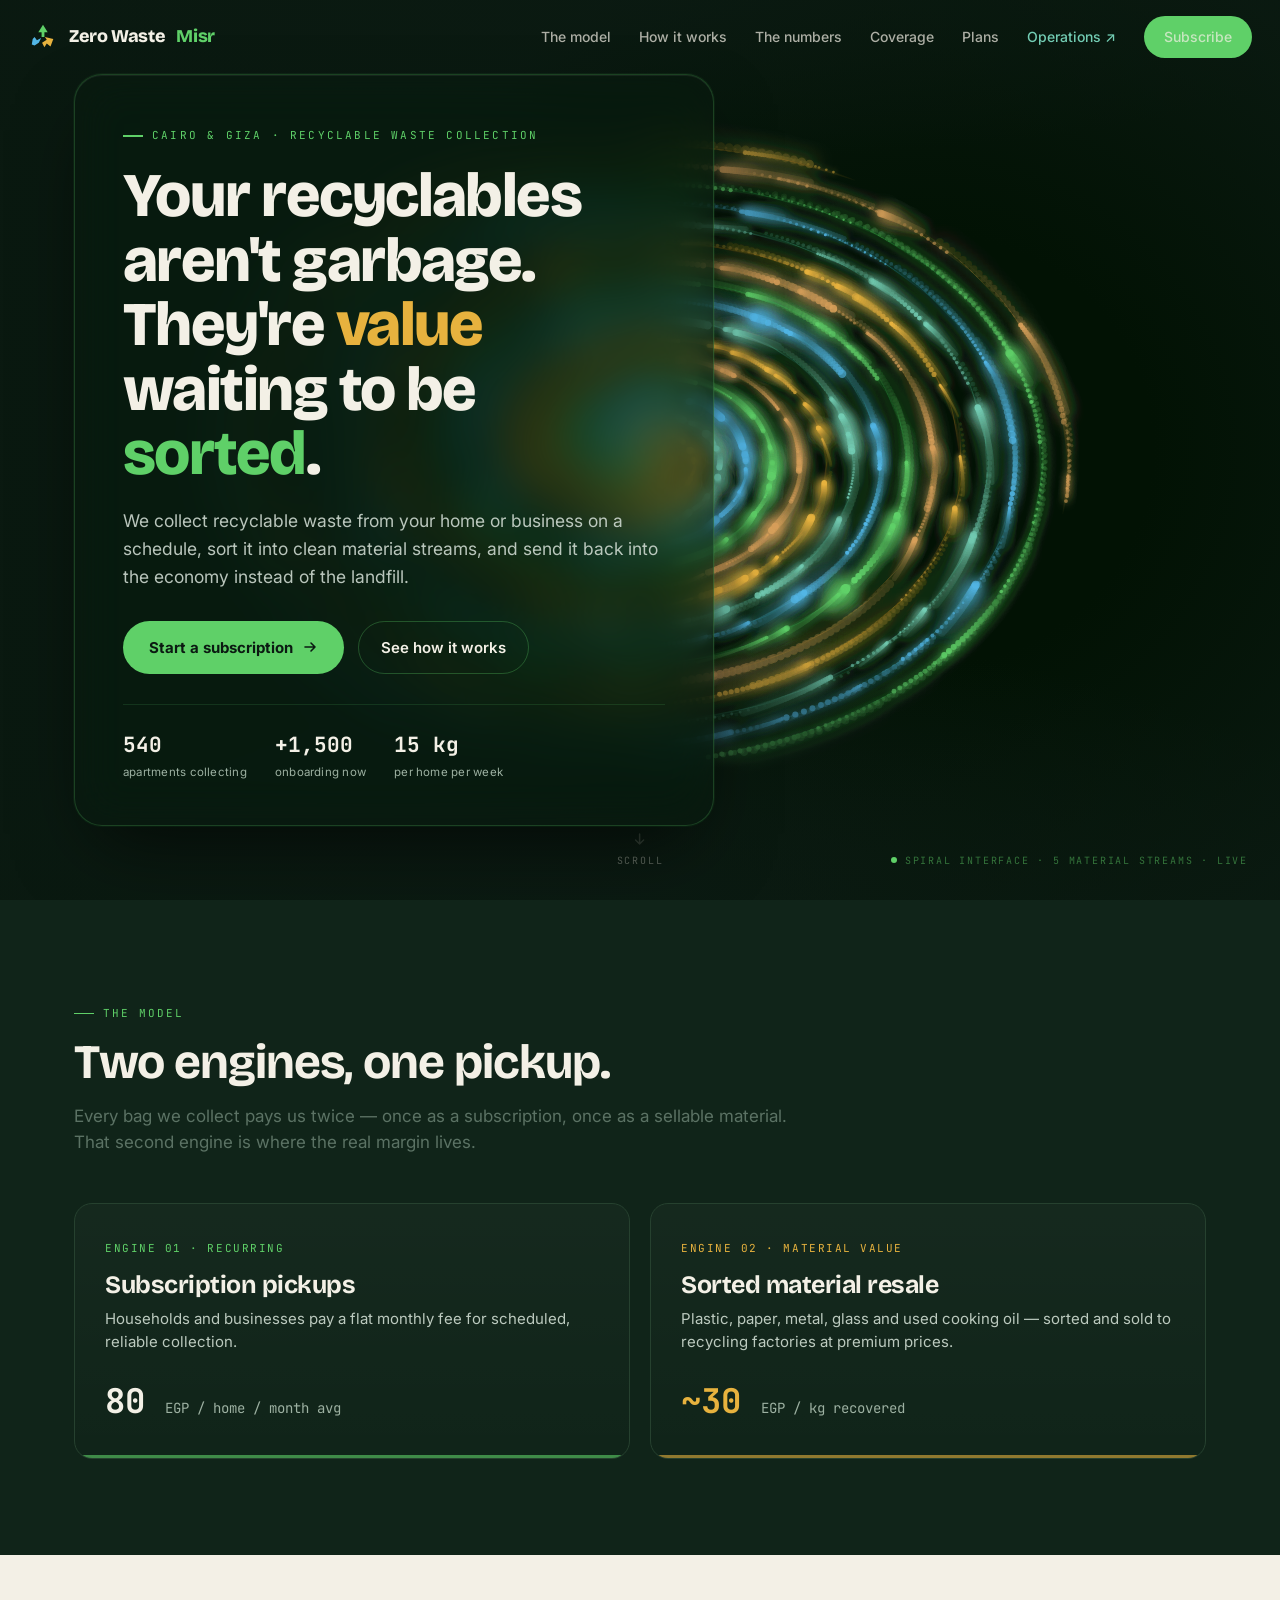
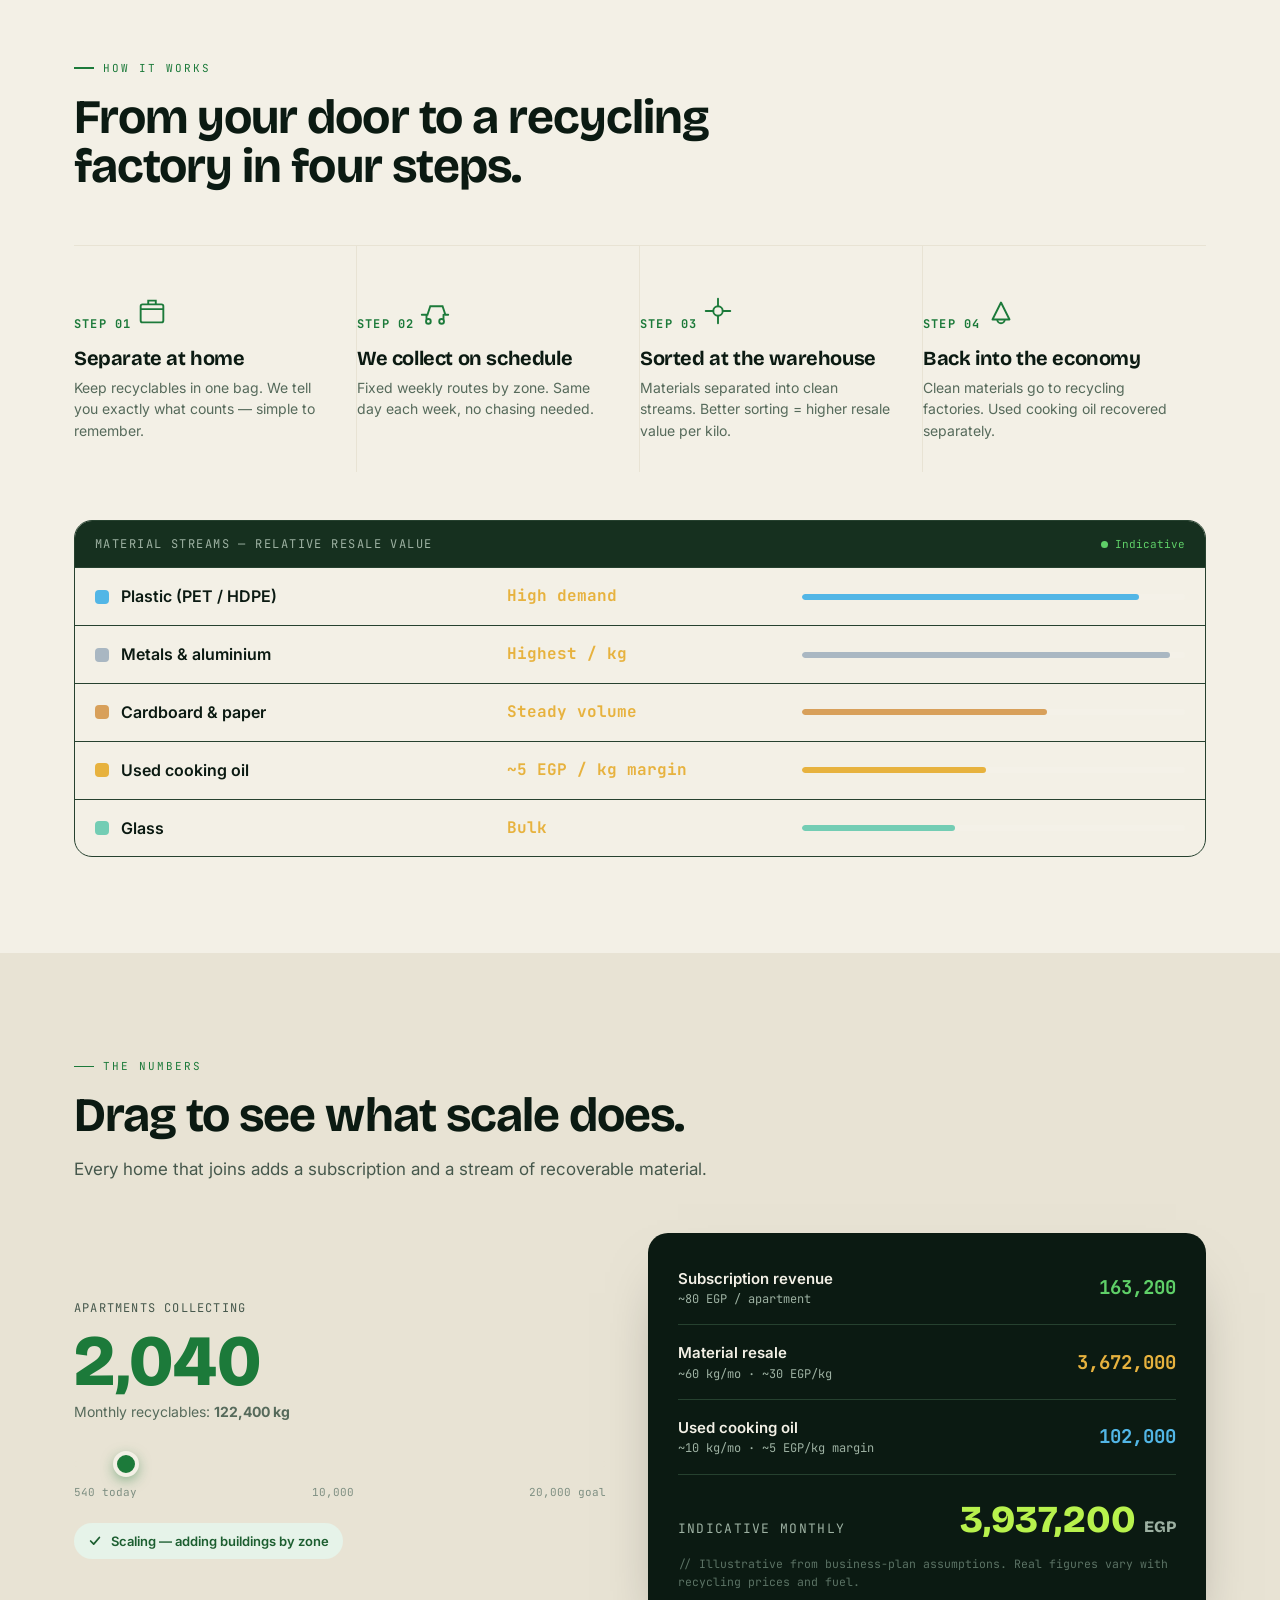
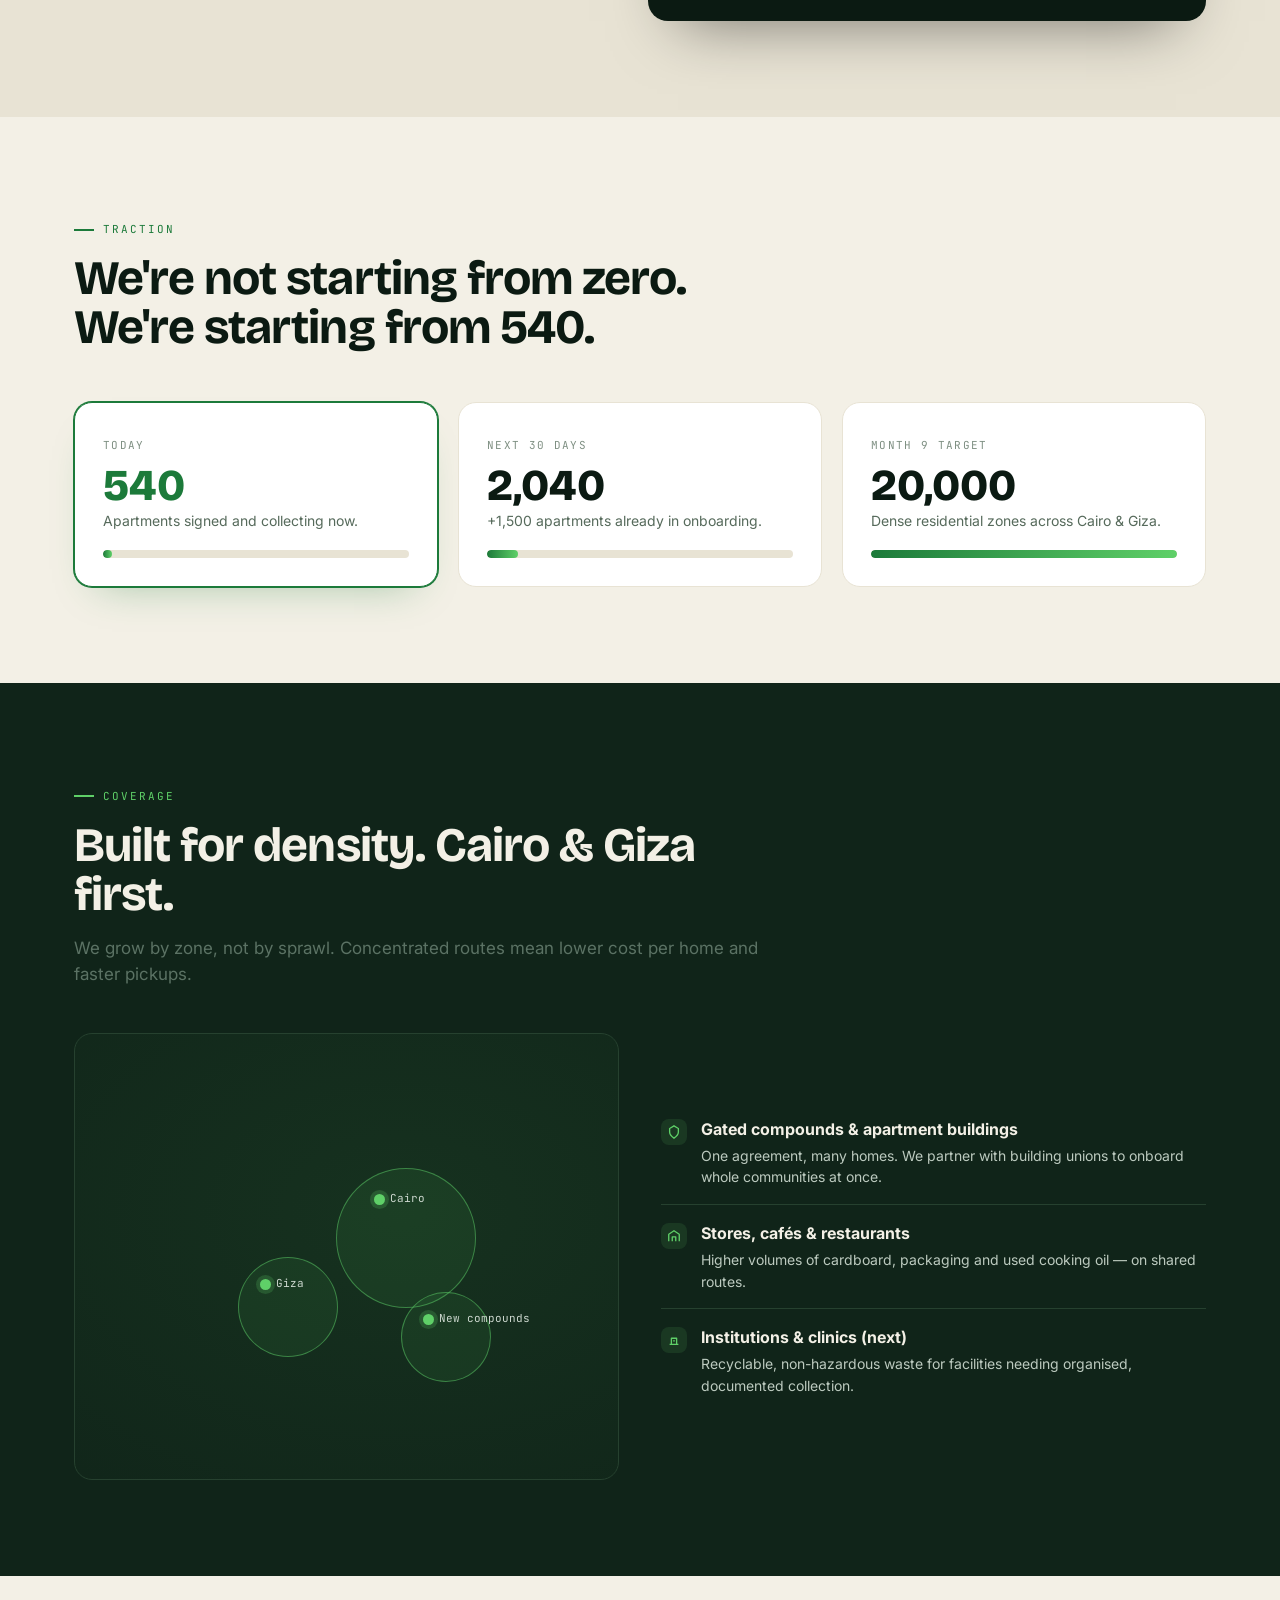
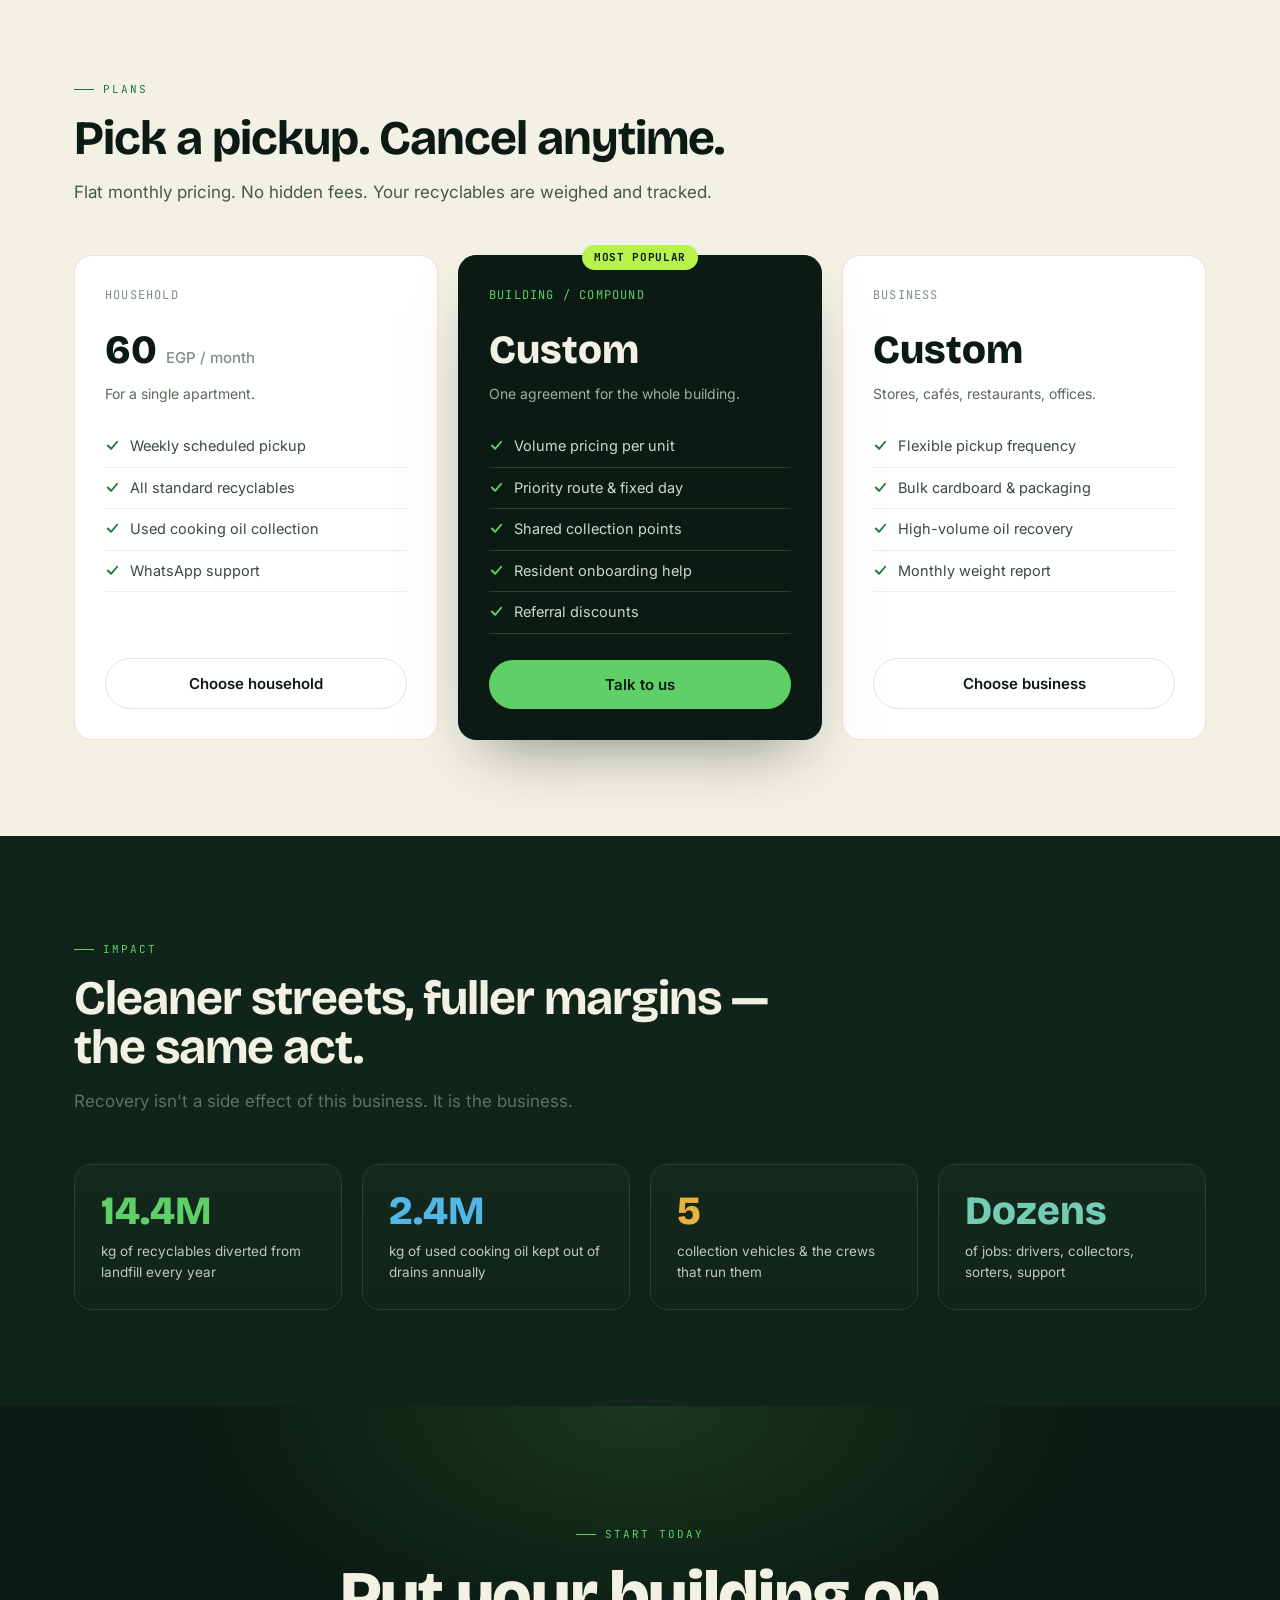
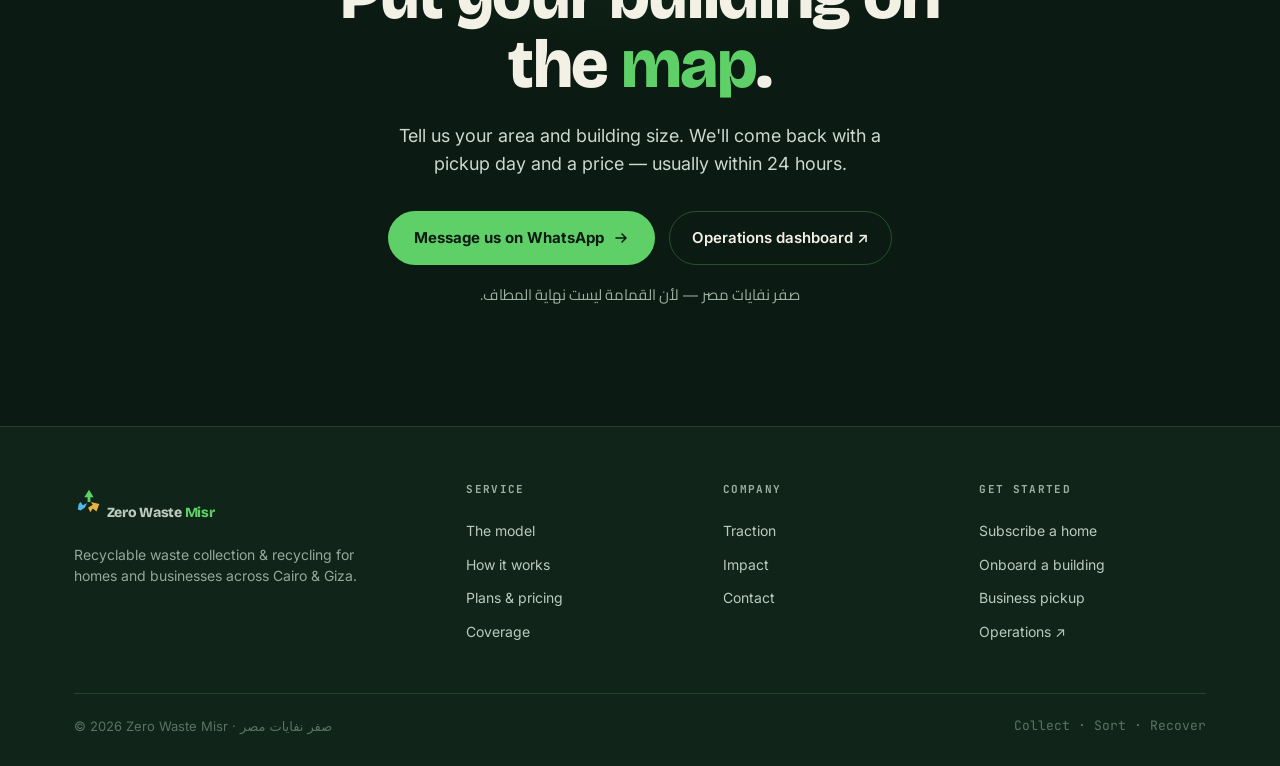
<file: index.html>
<!DOCTYPE html>
<html lang="en">
<head>
<meta charset="UTF-8" />
<meta name="viewport" content="width=device-width, initial-scale=1.0" />
<title>Zero Waste Misr — Recyclable waste, collected and turned to value</title>
<meta name="description" content="Zero Waste Misr collects recyclable waste from homes and businesses across Cairo & Giza, sorts it into clean material streams, and turns it into value." />
<link rel="preconnect" href="https://fonts.googleapis.com" />
<link rel="preconnect" href="https://fonts.gstatic.com" crossorigin />
<link href="https://fonts.googleapis.com/css2?family=Bricolage+Grotesque:opsz,wght@12..96,400;12..96,600;12..96,700;12..96,800&family=Inter:wght@400;500;600;700&family=JetBrains+Mono:wght@400;500;700&family=Cairo:wght@600;700;800&display=swap" rel="stylesheet" />
<style>
/* ===================== TOKENS ===================== */
:root{
  --ink:#0B1A12; --ink-2:#102419; --ink-3:#16301f;
  --paper:#F3F0E6; --paper-2:#E8E3D4; --line:#26412f;
  --signal:#5FD068; --lime:#B8F24D; --amber:#E7B23E;
  --plastic:#52B6E6; --paper-mat:#D8A05A; --metal:#A9B7C2; --glass:#73CDB4;
  --muted:#9DB1A2; --muted-dark:#5b7264; --maxw:1180px; --r:18px;
}
*{box-sizing:border-box;margin:0;padding:0}
html{scroll-behavior:smooth}
body{background:var(--ink);color:var(--paper);font-family:'Inter',system-ui,sans-serif;-webkit-font-smoothing:antialiased;overflow-x:hidden;line-height:1.55}
.wrap{max-width:var(--maxw);margin:0 auto;padding:0 24px}
h1,h2,h3{font-family:'Bricolage Grotesque','Inter',sans-serif;font-weight:700;line-height:1.02;letter-spacing:-0.02em}
.mono{font-family:'JetBrains Mono',monospace}
a{color:inherit;text-decoration:none}

/* ===================== NAV ===================== */
nav{
  position:fixed;top:0;left:0;right:0;z-index:90;
  display:flex;align-items:center;justify-content:space-between;
  padding:16px 28px;
  transition:background .4s,padding .3s,border-color .3s;
  border-bottom:1px solid transparent;
}
nav.scrolled{background:rgba(9,21,15,0.92);backdrop-filter:blur(16px);padding:11px 28px;border-bottom:1px solid var(--line)}
.brand{display:flex;align-items:center;gap:11px;font-family:'Bricolage Grotesque';font-weight:800;font-size:18px;letter-spacing:-0.02em}
.mark{width:30px;height:30px;flex:none}
.nav-links{display:flex;gap:28px;align-items:center}
.nav-links a{font-size:14px;color:rgba(243,240,230,.7);transition:color .2s;font-weight:500}
.nav-links a:hover{color:var(--paper)}
.nav-cta{background:var(--signal);color:var(--ink);padding:10px 20px;border-radius:100px;font-weight:700;font-size:14px;transition:transform .15s,box-shadow .2s}
.nav-cta:hover{transform:translateY(-1px);box-shadow:0 8px 26px -8px rgba(95,208,104,.6)}
.burger{display:none;flex-direction:column;gap:5px;cursor:pointer;padding:6px}
.burger span{width:24px;height:2px;background:var(--paper);border-radius:2px;transition:.3s}

/* ===================== HERO ===================== */
.hero{
  position:relative;height:100svh;min-height:600px;
  display:flex;align-items:center;overflow:hidden;
}
/* Full-screen spiral canvas sits behind everything */
#spiralCanvas{
  position:absolute;inset:0;width:100%;height:100%;display:block;
}
/* Dark vignette so text stays readable */
.hero-vignette{
  position:absolute;inset:0;
  background:
    radial-gradient(ellipse 60% 80% at 72% 50%, transparent 30%, rgba(11,26,18,.85) 75%),
    radial-gradient(ellipse 100% 50% at 50% 100%, rgba(11,26,18,.9) 0%, transparent 60%),
    radial-gradient(ellipse 100% 30% at 50% 0%,   rgba(11,26,18,.7) 0%, transparent 60%);
  pointer-events:none;
}
/* Glassmorphism content card */
.hero-content{
  position:relative;z-index:4;
  display:grid;
  grid-template-columns:1fr;
  gap:0;
  width:100%;
}
.hero-glass{
  max-width:640px;
  background:rgba(11,26,18,0.55);
  backdrop-filter:blur(24px) saturate(160%);
  -webkit-backdrop-filter:blur(24px) saturate(160%);
  border:1px solid rgba(95,208,104,0.22);
  border-radius:28px;
  padding:44px 48px;
  box-shadow:
    0 0 0 1px rgba(95,208,104,.06),
    0 32px 80px -24px rgba(0,0,0,.7),
    inset 0 1px 0 rgba(255,255,255,.06);
}
.eyebrow{
  display:inline-flex;align-items:center;gap:9px;
  font-family:'JetBrains Mono';font-size:11px;letter-spacing:0.2em;text-transform:uppercase;
  color:var(--signal);margin-bottom:20px;
}
.eyebrow::before{content:"";width:20px;height:1.5px;background:var(--signal);display:inline-block}
.hero h1{
  font-size:clamp(36px,5.2vw,62px);font-weight:800;line-height:1.04;
  margin-bottom:20px;letter-spacing:-0.025em;
}
.hero h1 .em{color:var(--signal)}
.hero h1 .amberword{color:var(--amber)}
.hero-sub{color:rgba(205,216,207,.9);font-size:clamp(15px,1.6vw,17.5px);line-height:1.6;margin-bottom:30px}
.hero-actions{display:flex;gap:14px;flex-wrap:wrap;margin-bottom:30px}
.btn-primary{
  background:var(--signal);color:var(--ink);padding:14px 26px;border-radius:100px;
  font-weight:700;font-size:15px;display:inline-flex;align-items:center;gap:9px;
  transition:transform .15s,box-shadow .25s;border:none;cursor:pointer;
}
.btn-primary:hover{transform:translateY(-2px);box-shadow:0 14px 36px -12px rgba(95,208,104,.7)}
.btn-ghost{
  padding:14px 22px;border-radius:100px;border:1px solid rgba(95,208,104,.3);
  font-weight:600;font-size:15px;color:var(--paper);transition:.2s;
  display:inline-flex;align-items:center;gap:9px;cursor:pointer;background:transparent;
}
.btn-ghost:hover{border-color:var(--signal);background:rgba(95,208,104,.08)}
.hero-trust{display:flex;gap:28px;flex-wrap:wrap;padding-top:24px;border-top:1px solid rgba(95,208,104,.14)}
.hero-trust .t{display:flex;flex-direction:column}
.hero-trust .n{font-family:'JetBrains Mono';font-weight:700;font-size:21px;color:var(--paper)}
.hero-trust .l{font-size:11.5px;color:var(--muted);letter-spacing:.02em;margin-top:2px}

/* Spiral label bottom right */
.spiral-badge{
  position:absolute;bottom:32px;right:32px;z-index:5;
  font-family:'JetBrains Mono';font-size:10px;letter-spacing:.18em;text-transform:uppercase;
  color:rgba(95,208,104,.5);display:flex;align-items:center;gap:8px;
}
.spiral-badge .sb-dot{width:6px;height:6px;border-radius:50%;background:var(--signal);animation:pulse 2s infinite}
@keyframes pulse{0%{box-shadow:0 0 0 0 rgba(95,208,104,.6)}70%{box-shadow:0 0 0 7px rgba(95,208,104,0)}100%{box-shadow:0 0 0 0 rgba(95,208,104,0)}}

/* Scroll hint */
.scroll-hint{
  position:absolute;bottom:32px;left:50%;transform:translateX(-50%);z-index:5;
  display:flex;flex-direction:column;align-items:center;gap:6px;
  font-family:'JetBrains Mono';font-size:10px;letter-spacing:.18em;text-transform:uppercase;
  color:rgba(243,240,230,.3);animation:bounce 2.5s ease-in-out infinite;
}
@keyframes bounce{0%,100%{transform:translateX(-50%) translateY(0)}50%{transform:translateX(-50%) translateY(6px)}}
.scroll-hint svg{opacity:.4}

/* ===================== EYEBROW (sections) ===================== */
.sec-eyebrow{
  display:inline-flex;align-items:center;gap:9px;
  font-family:'JetBrains Mono';font-size:11px;letter-spacing:0.18em;text-transform:uppercase;
  color:var(--signal);
}
.sec-eyebrow::before{content:"";width:20px;height:1.5px;background:var(--signal);display:inline-block}
.band .sec-eyebrow{color:#1c7a3a}.band .sec-eyebrow::before{background:#1c7a3a}

/* ===================== SECTIONS ===================== */
section{position:relative}
.band{background:var(--paper);color:var(--ink)}
.band-2{background:var(--ink-2)}
.sec{padding:96px 0}
.sec-head{max-width:720px}
.sec-head h2{font-size:clamp(28px,4.6vw,48px);margin-top:16px;font-weight:700}
.sec-head p{margin-top:16px;font-size:17px;color:var(--muted-dark)}
.band .sec-head p{color:#46584c}

/* ===================== STREAMS ===================== */
.streams{display:grid;grid-template-columns:1fr 1fr;gap:20px;margin-top:48px}
.stream-card{border:1px solid var(--line);border-radius:var(--r);padding:30px;background:linear-gradient(180deg,rgba(255,255,255,.025),rgba(255,255,255,0));position:relative;overflow:hidden}
.stream-card .stag{font-family:'JetBrains Mono';font-size:11px;letter-spacing:.14em;text-transform:uppercase;color:var(--signal)}
.stream-card.s2 .stag{color:var(--amber)}
.stream-card h3{font-size:25px;margin:14px 0 8px}
.stream-card p{color:#bccabf;font-size:15px}
.stream-card .big{font-family:'JetBrains Mono';font-weight:700;font-size:34px;margin-top:22px;color:var(--paper)}
.stream-card .big .u{font-size:14px;color:var(--muted);font-weight:400}
.stream-card.s2 .big{color:var(--amber)}
.stream-card::after{content:"";position:absolute;left:0;bottom:0;height:3px;width:100%;background:var(--signal);opacity:.6}
.stream-card.s2::after{background:var(--amber)}

/* ===================== PROCESS ===================== */
.process{display:grid;grid-template-columns:repeat(4,1fr);gap:0;margin-top:54px;border-top:1px solid var(--paper-2)}
.step{padding:30px 26px 30px 0;border-right:1px solid var(--paper-2)}
.step:last-child{border-right:none}
.step .num{font-family:'JetBrains Mono';font-size:12px;color:#1c7a3a;font-weight:700;letter-spacing:.1em}
.step h3{font-size:20px;margin:14px 0 8px;color:var(--ink)}
.step p{font-size:14px;color:#566a5b}
.step .ic{width:34px;height:34px;margin-top:18px}

/* ===================== BOARD ===================== */
.board{margin-top:48px;border:1px solid var(--line);border-radius:var(--r);overflow:hidden}
.board-top{display:flex;justify-content:space-between;align-items:center;padding:14px 20px;border-bottom:1px solid var(--line);background:var(--ink-3)}
.board-top .t{font-family:'JetBrains Mono';font-size:12px;letter-spacing:.12em;text-transform:uppercase;color:var(--muted)}
.live{display:inline-flex;align-items:center;gap:7px;font-family:'JetBrains Mono';font-size:11px;color:var(--signal)}
.live .ldot{width:7px;height:7px;border-radius:50%;background:var(--signal);animation:pulse 2s infinite}
.board-row{display:grid;grid-template-columns:1.4fr 1fr 1.3fr;padding:16px 20px;border-bottom:1px solid var(--line);align-items:center;transition:background .2s}
.board-row:last-child{border-bottom:none}
.board-row:hover{background:rgba(255,255,255,.02)}
.board-row .bm{display:flex;align-items:center;gap:12px;font-weight:600}
.board-row .swatch{width:14px;height:14px;border-radius:4px;flex:none}
.board-row .val{font-family:'JetBrains Mono';color:var(--amber);font-weight:700}
.board-row .bbar{height:6px;border-radius:4px;background:rgba(255,255,255,.08);overflow:hidden}
.board-row .bbar i{display:block;height:100%;border-radius:4px}

/* ===================== CALC ===================== */
.calc{display:grid;grid-template-columns:1fr 1.05fr;gap:42px;margin-top:50px;align-items:center}
.calc-controls .clabel{font-family:'JetBrains Mono';font-size:12px;letter-spacing:.1em;text-transform:uppercase;color:#46584c}
.countbig{font-family:'Bricolage Grotesque';font-weight:800;font-size:clamp(44px,7vw,72px);color:var(--ink);line-height:1;margin:6px 0 4px}
.countbig span{color:#1c7a3a}
.csub{color:#566a5b;font-size:14px;margin-bottom:26px}
input[type=range]{-webkit-appearance:none;width:100%;height:6px;border-radius:6px;background:var(--paper-2);outline:none;cursor:pointer}
input[type=range]::-webkit-slider-thumb{-webkit-appearance:none;width:26px;height:26px;border-radius:50%;background:#1c7a3a;border:4px solid var(--paper);box-shadow:0 4px 14px -2px rgba(28,122,58,.6);cursor:pointer;transition:transform .12s}
input[type=range]::-webkit-slider-thumb:hover{transform:scale(1.12)}
.range-ticks{display:flex;justify-content:space-between;margin-top:10px;font-family:'JetBrains Mono';font-size:11px;color:#7e8f82}
.milestone{margin-top:22px;display:inline-flex;align-items:center;gap:9px;font-size:13px;background:#e6f3e9;color:#1c5e30;padding:8px 14px;border-radius:100px;font-weight:600}
.calc-out{background:var(--ink);border-radius:20px;padding:30px;color:var(--paper);box-shadow:0 30px 60px -30px rgba(0,0,0,.5)}
.calc-out .ro{display:flex;justify-content:space-between;align-items:center;padding:16px 0;border-bottom:1px solid var(--line)}
.calc-out .ro:first-of-type{padding-top:4px}
.calc-out .ro .k{display:flex;flex-direction:column}
.calc-out .ro .k b{font-weight:600;font-size:15px}
.calc-out .ro .k small{color:var(--muted);font-size:12px;font-family:'JetBrains Mono'}
.calc-out .ro .v{font-family:'JetBrains Mono';font-weight:700;font-size:19px}
.calc-out .v.green{color:var(--signal)}.calc-out .v.amber{color:var(--amber)}.calc-out .v.plastic{color:var(--plastic)}
.calc-out .total{display:flex;justify-content:space-between;align-items:flex-end;padding-top:20px;margin-top:6px}
.calc-out .total .k{font-size:13px;color:var(--muted);font-family:'JetBrains Mono';text-transform:uppercase;letter-spacing:.1em}
.calc-out .total .v{font-family:'Bricolage Grotesque';font-weight:800;font-size:38px;color:var(--lime);line-height:1}
.calc-note{font-size:11.5px;color:var(--muted-dark);margin-top:16px;font-family:'JetBrains Mono'}

/* ===================== TRACTION ===================== */
.traction{display:grid;grid-template-columns:repeat(3,1fr);gap:20px;margin-top:50px}
.tcard{border:1px solid var(--paper-2);border-radius:var(--r);padding:28px;background:#fff}
.tcard .ph{font-family:'JetBrains Mono';font-size:11px;letter-spacing:.12em;text-transform:uppercase;color:#7e8f82}
.tcard .n{font-family:'Bricolage Grotesque';font-weight:800;font-size:44px;color:var(--ink);margin:8px 0 2px;line-height:1}
.tcard .d{font-size:14px;color:#566a5b}
.tcard.now{border-color:#1c7a3a;box-shadow:0 0 0 1px #1c7a3a,0 20px 40px -24px rgba(28,122,58,.4)}
.tcard.now .n{color:#1c7a3a}
.tbar{height:8px;border-radius:6px;background:var(--paper-2);margin-top:18px;overflow:hidden}
.tbar i{display:block;height:100%;background:linear-gradient(90deg,#1c7a3a,#5FD068);border-radius:6px}

/* ===================== COVERAGE ===================== */
.cover{display:grid;grid-template-columns:1fr 1fr;gap:42px;align-items:center;margin-top:46px}
.mapbox{aspect-ratio:1/.82;border:1px solid var(--line);border-radius:var(--r);position:relative;overflow:hidden;background:radial-gradient(600px 400px at 60% 40%,rgba(95,208,104,.08),transparent),var(--ink-2)}
.zone{position:absolute;border-radius:50%;border:1px solid rgba(95,208,104,.5);background:rgba(95,208,104,.08);animation:breathe 4s ease-in-out infinite}
@keyframes breathe{0%,100%{transform:scale(1);opacity:.7}50%{transform:scale(1.06);opacity:1}}
.pin{position:absolute;width:11px;height:11px;border-radius:50%;background:var(--signal);box-shadow:0 0 0 4px rgba(95,208,104,.2)}
.pin .nm{position:absolute;left:16px;top:-4px;white-space:nowrap;font-family:'JetBrains Mono';font-size:11px;color:#cdd8cf}
.cover-list{list-style:none}
.cover-list li{display:flex;gap:14px;padding:16px 0;border-bottom:1px solid var(--line);align-items:flex-start}
.cover-list li:last-child{border:none}
.cover-list .ci{flex:none;width:26px;height:26px;border-radius:8px;background:rgba(95,208,104,.12);display:flex;align-items:center;justify-content:center;color:var(--signal);margin-top:2px}
.cover-list h4{font-size:16px;margin-bottom:3px}
.cover-list p{font-size:14px;color:#bccabf}

/* ===================== PLANS ===================== */
.plans{display:grid;grid-template-columns:repeat(3,1fr);gap:20px;margin-top:50px}
.plan{border:1px solid var(--paper-2);border-radius:var(--r);padding:30px;background:#fff;display:flex;flex-direction:column}
.plan.feat{background:var(--ink);color:var(--paper);border-color:var(--ink);transform:translateY(-8px);box-shadow:0 30px 60px -28px rgba(11,26,18,.5);position:relative}
.plan .pname{font-family:'JetBrains Mono';font-size:12px;letter-spacing:.1em;text-transform:uppercase;color:#7e8f82}
.plan.feat .pname{color:var(--signal)}
.plan .price{font-family:'Bricolage Grotesque';font-weight:800;font-size:40px;margin:14px 0 2px;color:var(--ink)}
.plan.feat .price{color:var(--paper)}
.plan .price small{font-size:15px;font-weight:500;color:#7e8f82;font-family:'Inter'}
.plan .pfor{font-size:14px;color:#566a5b;margin-bottom:22px}
.plan.feat .pfor{color:var(--muted)}
.plan ul{list-style:none;margin:0 0 26px;flex:1}
.plan li{display:flex;gap:10px;padding:9px 0;font-size:14.5px;color:#3a4a40;border-bottom:1px solid #f0ede2}
.plan.feat li{color:#cdd8cf;border-color:var(--line)}
.plan li svg{flex:none;margin-top:3px;color:#1c7a3a}
.plan.feat li svg{color:var(--signal)}
.plan .pbtn{display:block;text-align:center;padding:13px;border-radius:100px;font-weight:600;font-size:15px;transition:.2s;cursor:pointer;border:1px solid var(--paper-2);color:var(--ink)}
.plan .pbtn:hover{border-color:#1c7a3a;background:#f3faf5}
.plan.feat .pbtn{background:var(--signal);color:var(--ink);border:none}
.plan.feat .pbtn:hover{transform:translateY(-2px);box-shadow:0 14px 30px -10px rgba(95,208,104,.6)}
.pbadge{position:absolute;top:-11px;left:50%;transform:translateX(-50%);background:var(--lime);color:var(--ink);font-size:11px;font-weight:700;font-family:'JetBrains Mono';padding:4px 12px;border-radius:100px;letter-spacing:.06em}

/* ===================== IMPACT ===================== */
.impact{display:grid;grid-template-columns:repeat(4,1fr);gap:20px;margin-top:50px}
.icard{border:1px solid var(--line);border-radius:var(--r);padding:26px;background:linear-gradient(180deg,rgba(255,255,255,.02),transparent)}
.icard .iv{font-family:'Bricolage Grotesque';font-weight:800;font-size:clamp(30px,4vw,40px);line-height:1}
.icard.c1 .iv{color:var(--signal)}.icard.c2 .iv{color:var(--plastic)}.icard.c3 .iv{color:var(--amber)}.icard.c4 .iv{color:var(--glass)}
.icard .il{font-size:13.5px;color:#bccabf;margin-top:10px}

/* ===================== FINALE ===================== */
.finale{padding:120px 0;text-align:center;position:relative;overflow:hidden}
.finale::before{content:"";position:absolute;inset:0;background:radial-gradient(700px 380px at 50% 0%,rgba(95,208,104,.16),transparent 65%)}
.finale h2{font-size:clamp(34px,6vw,68px);position:relative;max-width:16ch;margin:18px auto 0;font-weight:800}
.finale h2 .em{color:var(--signal)}
.finale p{position:relative;color:#cdd8cf;font-size:18px;max-width:44ch;margin:22px auto 0}
.finale-actions{display:flex;gap:14px;justify-content:center;margin-top:34px;flex-wrap:wrap;position:relative}
.finale .ar{display:block;margin-top:18px;color:var(--muted);font-size:15px;position:relative;font-family:'Cairo',sans-serif;direction:rtl}

/* ===================== FOOTER ===================== */
footer{background:var(--ink-2);border-top:1px solid var(--line);padding:54px 0 30px}
.foot-grid{display:grid;grid-template-columns:1.6fr 1fr 1fr 1fr;gap:30px}
.foot-grid h5{font-family:'JetBrains Mono';font-size:11px;letter-spacing:.12em;text-transform:uppercase;color:var(--muted);margin-bottom:16px}
.foot-grid a{display:block;color:#bccabf;font-size:14px;padding:6px 0;transition:color .2s}
.foot-grid a:hover{color:var(--signal)}
.foot-brand p{color:#94a89b;font-size:14px;max-width:34ch;margin-top:14px}
.foot-bottom{display:flex;justify-content:space-between;align-items:center;margin-top:44px;padding-top:22px;border-top:1px solid var(--line);font-size:13px;color:var(--muted-dark);flex-wrap:wrap;gap:10px}

/* ===================== REVEAL ===================== */
.reveal{opacity:0;transform:translateY(22px);transition:opacity .7s cubic-bezier(.2,.7,.2,1),transform .7s cubic-bezier(.2,.7,.2,1)}
.reveal.in{opacity:1;transform:none}

/* ===================== RESPONSIVE ===================== */
@media(max-width:900px){
  .nav-links{position:fixed;inset:0 0 0 auto;width:78%;max-width:320px;background:var(--ink-2);flex-direction:column;justify-content:center;gap:26px;transform:translateX(100%);transition:transform .35s;border-left:1px solid var(--line);padding:40px;z-index:100}
  .nav-links.open{transform:none}
  .nav-links a{font-size:18px}
  .burger{display:flex}
  .hero-glass{padding:32px 28px}
  .streams,.calc,.cover{grid-template-columns:1fr}
  .process{grid-template-columns:1fr 1fr}
  .step{border-right:none;border-bottom:1px solid var(--paper-2)}
  .traction,.plans{grid-template-columns:1fr}
  .plan.feat{transform:none}
  .impact{grid-template-columns:1fr 1fr}
  .foot-grid{grid-template-columns:1fr 1fr}
  .board-row{grid-template-columns:1.2fr 1fr}
  .board-row .bbar{display:none}
}
@media(max-width:520px){
  .process,.impact,.foot-grid{grid-template-columns:1fr}
}
@media(prefers-reduced-motion:reduce){
  *{animation:none!important;transition:none!important}
  .reveal{opacity:1;transform:none}
}
</style>
</head>
<body>

<!-- ==================== NAV ==================== -->
<nav id="nav">
  <a href="#top" class="brand">
    <svg class="mark" viewBox="0 0 32 32" fill="none">
      <path d="M16 3 L21 11 L17.5 11 L17.5 16 L14.5 16 L14.5 11 L11 11 Z" fill="#5FD068"/>
      <path d="M27 18 L24 26 L20 23 L17.5 27 L15 22 L20 19 L18 16 Z" fill="#E7B23E"/>
      <path d="M5 18 L7 16 L9.5 19.5 L14 17 L11.5 22 L7 25 L4 24 Z" fill="#52B6E6"/>
    </svg>
    Zero Waste <span style="color:var(--signal)">Misr</span>
  </a>
  <div class="nav-links" id="navlinks">
    <a href="#model">The model</a>
    <a href="#process">How it works</a>
    <a href="#calculator">The numbers</a>
    <a href="#coverage">Coverage</a>
    <a href="#plans">Plans</a>
    <a href="platform.html" style="color:var(--glass)">Operations ↗</a>
    <a href="#subscribe" class="nav-cta">Subscribe</a>
  </div>
  <div class="burger" id="burger"><span></span><span></span><span></span></div>
</nav>

<!-- ==================== HERO ==================== -->
<header class="hero" id="top">

  <!-- THE SPIRAL INTERFACE — full-screen canvas -->
  <canvas id="spiralCanvas"></canvas>

  <!-- vignette so card is readable -->
  <div class="hero-vignette"></div>

  <!-- content glass card -->
  <div class="wrap hero-content">
    <div class="hero-glass">
      <span class="eyebrow">Cairo &amp; Giza · Recyclable waste collection</span>
      <h1>Your recyclables aren't garbage.<br>They're <span class="amberword">value</span> waiting to be <span class="em">sorted</span>.</h1>
      <p class="hero-sub">We collect recyclable waste from your home or business on a schedule, sort it into clean material streams, and send it back into the economy instead of the landfill.</p>
      <div class="hero-actions">
        <a href="#subscribe" class="btn-primary">Start a subscription
          <svg width="16" height="16" viewBox="0 0 16 16" fill="none"><path d="M3 8h10M9 4l4 4-4 4" stroke="currentColor" stroke-width="1.6" stroke-linecap="round" stroke-linejoin="round"/></svg>
        </a>
        <a href="#model" class="btn-ghost">See how it works</a>
      </div>
      <div class="hero-trust">
        <div class="t"><span class="n">540</span><span class="l">apartments collecting</span></div>
        <div class="t"><span class="n">+1,500</span><span class="l">onboarding now</span></div>
        <div class="t"><span class="n">15 kg</span><span class="l">per home per week</span></div>
      </div>
    </div>
  </div>

  <!-- spiral identity badge -->
  <div class="spiral-badge">
    <span class="sb-dot"></span>
    Spiral interface · 5 material streams · live
  </div>

  <!-- scroll hint -->
  <div class="scroll-hint">
    <svg width="16" height="16" viewBox="0 0 16 16" fill="none"><path d="M8 3v10M4 9l4 4 4-4" stroke="currentColor" stroke-width="1.5" stroke-linecap="round" stroke-linejoin="round"/></svg>
    scroll
  </div>
</header>

<!-- ==================== MODEL ==================== -->
<section class="band-2 sec" id="model">
  <div class="wrap">
    <div class="sec-head reveal">
      <span class="sec-eyebrow">The model</span>
      <h2>Two engines, one pickup.</h2>
      <p>Every bag we collect pays us twice — once as a subscription, once as a sellable material. That second engine is where the real margin lives.</p>
    </div>
    <div class="streams">
      <div class="stream-card reveal">
        <span class="stag">Engine 01 · Recurring</span>
        <h3>Subscription pickups</h3>
        <p>Households and businesses pay a flat monthly fee for scheduled, reliable collection.</p>
        <div class="big">80 <span class="u">EGP / home / month avg</span></div>
      </div>
      <div class="stream-card s2 reveal">
        <span class="stag">Engine 02 · Material value</span>
        <h3>Sorted material resale</h3>
        <p>Plastic, paper, metal, glass and used cooking oil — sorted and sold to recycling factories at premium prices.</p>
        <div class="big">~30 <span class="u">EGP / kg recovered</span></div>
      </div>
    </div>
  </div>
</section>

<!-- ==================== PROCESS ==================== -->
<section class="band sec" id="process">
  <div class="wrap">
    <div class="sec-head reveal">
      <span class="sec-eyebrow">How it works</span>
      <h2>From your door to a recycling factory in four steps.</h2>
    </div>
    <div class="process">
      <div class="step reveal">
        <span class="num">STEP 01</span>
        <svg class="ic" viewBox="0 0 36 36" fill="none"><rect x="6" y="11" width="24" height="19" rx="2" stroke="#1c7a3a" stroke-width="2"/><path d="M6 16h24M14 11V7h8v4" stroke="#1c7a3a" stroke-width="2"/></svg>
        <h3>Separate at home</h3>
        <p>Keep recyclables in one bag. We tell you exactly what counts — simple to remember.</p>
      </div>
      <div class="step reveal">
        <span class="num">STEP 02</span>
        <svg class="ic" viewBox="0 0 36 36" fill="none"><path d="M4 22h6l3-9h13l3 9h3M9 22v4M27 22v4" stroke="#1c7a3a" stroke-width="2" stroke-linecap="round"/><circle cx="11" cy="29" r="2.5" stroke="#1c7a3a" stroke-width="2"/><circle cx="25" cy="29" r="2.5" stroke="#1c7a3a" stroke-width="2"/></svg>
        <h3>We collect on schedule</h3>
        <p>Fixed weekly routes by zone. Same day each week, no chasing needed.</p>
      </div>
      <div class="step reveal">
        <span class="num">STEP 03</span>
        <svg class="ic" viewBox="0 0 36 36" fill="none"><path d="M18 5v8M18 31v-8M5 18h8M31 18h-8" stroke="#1c7a3a" stroke-width="2" stroke-linecap="round"/><circle cx="18" cy="18" r="5" stroke="#1c7a3a" stroke-width="2"/></svg>
        <h3>Sorted at the warehouse</h3>
        <p>Materials separated into clean streams. Better sorting = higher resale value per kilo.</p>
      </div>
      <div class="step reveal">
        <span class="num">STEP 04</span>
        <svg class="ic" viewBox="0 0 36 36" fill="none"><path d="M9 27 18 9l9 18z" stroke="#1c7a3a" stroke-width="2" stroke-linejoin="round"/><path d="M14 27a4 4 0 0 0 8 0" stroke="#1c7a3a" stroke-width="2"/></svg>
        <h3>Back into the economy</h3>
        <p>Clean materials go to recycling factories. Used cooking oil recovered separately.</p>
      </div>
    </div>
    <div class="board reveal">
      <div class="board-top">
        <span class="t">Material streams — relative resale value</span>
        <span class="live"><span class="ldot"></span>Indicative</span>
      </div>
      <div class="board-row"><div class="bm"><span class="swatch" style="background:#52B6E6"></span>Plastic (PET / HDPE)</div><div class="val">High demand</div><div class="bbar"><i style="width:88%;background:#52B6E6"></i></div></div>
      <div class="board-row"><div class="bm"><span class="swatch" style="background:#A9B7C2"></span>Metals &amp; aluminium</div><div class="val">Highest / kg</div><div class="bbar"><i style="width:96%;background:#A9B7C2"></i></div></div>
      <div class="board-row"><div class="bm"><span class="swatch" style="background:#D8A05A"></span>Cardboard &amp; paper</div><div class="val">Steady volume</div><div class="bbar"><i style="width:64%;background:#D8A05A"></i></div></div>
      <div class="board-row"><div class="bm"><span class="swatch" style="background:#E7B23E"></span>Used cooking oil</div><div class="val">~5 EGP / kg margin</div><div class="bbar"><i style="width:48%;background:#E7B23E"></i></div></div>
      <div class="board-row"><div class="bm"><span class="swatch" style="background:#73CDB4"></span>Glass</div><div class="val">Bulk</div><div class="bbar"><i style="width:40%;background:#73CDB4"></i></div></div>
    </div>
  </div>
</section>

<!-- ==================== CALCULATOR ==================== -->
<section class="band sec" id="calculator" style="background:var(--paper-2)">
  <div class="wrap">
    <div class="sec-head reveal">
      <span class="sec-eyebrow">The numbers</span>
      <h2>Drag to see what scale does.</h2>
      <p>Every home that joins adds a subscription and a stream of recoverable material.</p>
    </div>
    <div class="calc">
      <div class="calc-controls reveal">
        <span class="clabel">Apartments collecting</span>
        <div class="countbig"><span id="aptCount">2,040</span></div>
        <p class="csub">Monthly recyclables: <strong id="kgScale">122,400 kg</strong></p>
        <input type="range" id="aptRange" min="540" max="20000" step="20" value="2040" />
        <div class="range-ticks"><span>540 today</span><span>10,000</span><span>20,000 goal</span></div>
        <div class="milestone">
          <svg width="14" height="14" viewBox="0 0 16 16" fill="none"><path d="M3 8l3.5 3.5L13 4" stroke="#1c5e30" stroke-width="2" stroke-linecap="round" stroke-linejoin="round"/></svg>
          <span id="milestoneTxt">Early growth — converting signed buildings</span>
        </div>
      </div>
      <div class="calc-out reveal">
        <div class="ro"><div class="k"><b>Subscription revenue</b><small>~80 EGP / apartment</small></div><div class="v green" id="rSub">163,200</div></div>
        <div class="ro"><div class="k"><b>Material resale</b><small>~60 kg/mo · ~30 EGP/kg</small></div><div class="v amber" id="rMat">3,672,000</div></div>
        <div class="ro"><div class="k"><b>Used cooking oil</b><small>~10 kg/mo · ~5 EGP/kg margin</small></div><div class="v plastic" id="rOil">102,000</div></div>
        <div class="total"><span class="k">Indicative monthly</span><span class="v"><span id="rTotal">3,937,200</span> <span style="font-size:16px;color:var(--muted)">EGP</span></span></div>
        <p class="calc-note">// Illustrative from business-plan assumptions. Real figures vary with recycling prices and fuel.</p>
      </div>
    </div>
  </div>
</section>

<!-- ==================== TRACTION ==================== -->
<section class="band sec" id="traction">
  <div class="wrap">
    <div class="sec-head reveal">
      <span class="sec-eyebrow">Traction</span>
      <h2>We're not starting from zero. We're starting from 540.</h2>
    </div>
    <div class="traction">
      <div class="tcard now reveal"><span class="ph">Today</span><div class="n">540</div><div class="d">Apartments signed and collecting now.</div><div class="tbar"><i style="width:3%"></i></div></div>
      <div class="tcard reveal"><span class="ph">Next 30 days</span><div class="n">2,040</div><div class="d">+1,500 apartments already in onboarding.</div><div class="tbar"><i style="width:10%"></i></div></div>
      <div class="tcard reveal"><span class="ph">Month 9 target</span><div class="n">20,000</div><div class="d">Dense residential zones across Cairo &amp; Giza.</div><div class="tbar"><i style="width:100%"></i></div></div>
    </div>
  </div>
</section>

<!-- ==================== COVERAGE ==================== -->
<section class="band-2 sec" id="coverage">
  <div class="wrap">
    <div class="sec-head reveal">
      <span class="sec-eyebrow">Coverage</span>
      <h2>Built for density. Cairo &amp; Giza first.</h2>
      <p>We grow by zone, not by sprawl. Concentrated routes mean lower cost per home and faster pickups.</p>
    </div>
    <div class="cover">
      <div class="mapbox reveal">
        <div class="zone" style="width:140px;height:140px;left:48%;top:30%"></div>
        <div class="zone" style="width:100px;height:100px;left:30%;top:50%;animation-delay:1s"></div>
        <div class="zone" style="width:90px;height:90px;left:60%;top:58%;animation-delay:2s"></div>
        <div class="pin" style="left:55%;top:36%"><span class="nm">Cairo</span></div>
        <div class="pin" style="left:34%;top:55%"><span class="nm">Giza</span></div>
        <div class="pin" style="left:64%;top:63%"><span class="nm">New compounds</span></div>
      </div>
      <ul class="cover-list reveal">
        <li><span class="ci"><svg width="14" height="14" viewBox="0 0 16 16" fill="none"><path d="M8 1l5 3v4c0 3-2 5-5 7-3-2-5-4-5-7V4z" stroke="currentColor" stroke-width="1.5"/></svg></span><div><h4>Gated compounds &amp; apartment buildings</h4><p>One agreement, many homes. We partner with building unions to onboard whole communities at once.</p></div></li>
        <li><span class="ci"><svg width="14" height="14" viewBox="0 0 16 16" fill="none"><path d="M2 14V6l6-4 6 4v8M6 14V9h4v5" stroke="currentColor" stroke-width="1.5" stroke-linejoin="round"/></svg></span><div><h4>Stores, cafés &amp; restaurants</h4><p>Higher volumes of cardboard, packaging and used cooking oil — on shared routes.</p></div></li>
        <li><span class="ci"><svg width="14" height="14" viewBox="0 0 16 16" fill="none"><path d="M3 13h10M5 13V6h6v7M7 9h2" stroke="currentColor" stroke-width="1.5" stroke-linejoin="round"/></svg></span><div><h4>Institutions &amp; clinics (next)</h4><p>Recyclable, non-hazardous waste for facilities needing organised, documented collection.</p></div></li>
      </ul>
    </div>
  </div>
</section>

<!-- ==================== PLANS ==================== -->
<section class="band sec" id="plans">
  <div class="wrap">
    <div class="sec-head reveal">
      <span class="sec-eyebrow">Plans</span>
      <h2>Pick a pickup. Cancel anytime.</h2>
      <p>Flat monthly pricing. No hidden fees. Your recyclables are weighed and tracked.</p>
    </div>
    <div class="plans">
      <div class="plan reveal">
        <span class="pname">Household</span><div class="price">60 <small>EGP / month</small></div><div class="pfor">For a single apartment.</div>
        <ul>
          <li><svg width="15" height="15" viewBox="0 0 16 16" fill="none"><path d="M3 8l3.5 3.5L13 4" stroke="currentColor" stroke-width="2" stroke-linecap="round" stroke-linejoin="round"/></svg>Weekly scheduled pickup</li>
          <li><svg width="15" height="15" viewBox="0 0 16 16" fill="none"><path d="M3 8l3.5 3.5L13 4" stroke="currentColor" stroke-width="2" stroke-linecap="round" stroke-linejoin="round"/></svg>All standard recyclables</li>
          <li><svg width="15" height="15" viewBox="0 0 16 16" fill="none"><path d="M3 8l3.5 3.5L13 4" stroke="currentColor" stroke-width="2" stroke-linecap="round" stroke-linejoin="round"/></svg>Used cooking oil collection</li>
          <li><svg width="15" height="15" viewBox="0 0 16 16" fill="none"><path d="M3 8l3.5 3.5L13 4" stroke="currentColor" stroke-width="2" stroke-linecap="round" stroke-linejoin="round"/></svg>WhatsApp support</li>
        </ul>
        <a href="#subscribe" class="pbtn">Choose household</a>
      </div>
      <div class="plan feat reveal">
        <span class="pbadge">MOST POPULAR</span>
        <span class="pname">Building / compound</span><div class="price">Custom</div><div class="pfor">One agreement for the whole building.</div>
        <ul>
          <li><svg width="15" height="15" viewBox="0 0 16 16" fill="none"><path d="M3 8l3.5 3.5L13 4" stroke="currentColor" stroke-width="2" stroke-linecap="round" stroke-linejoin="round"/></svg>Volume pricing per unit</li>
          <li><svg width="15" height="15" viewBox="0 0 16 16" fill="none"><path d="M3 8l3.5 3.5L13 4" stroke="currentColor" stroke-width="2" stroke-linecap="round" stroke-linejoin="round"/></svg>Priority route &amp; fixed day</li>
          <li><svg width="15" height="15" viewBox="0 0 16 16" fill="none"><path d="M3 8l3.5 3.5L13 4" stroke="currentColor" stroke-width="2" stroke-linecap="round" stroke-linejoin="round"/></svg>Shared collection points</li>
          <li><svg width="15" height="15" viewBox="0 0 16 16" fill="none"><path d="M3 8l3.5 3.5L13 4" stroke="currentColor" stroke-width="2" stroke-linecap="round" stroke-linejoin="round"/></svg>Resident onboarding help</li>
          <li><svg width="15" height="15" viewBox="0 0 16 16" fill="none"><path d="M3 8l3.5 3.5L13 4" stroke="currentColor" stroke-width="2" stroke-linecap="round" stroke-linejoin="round"/></svg>Referral discounts</li>
        </ul>
        <a href="#subscribe" class="pbtn">Talk to us</a>
      </div>
      <div class="plan reveal">
        <span class="pname">Business</span><div class="price">Custom</div><div class="pfor">Stores, cafés, restaurants, offices.</div>
        <ul>
          <li><svg width="15" height="15" viewBox="0 0 16 16" fill="none"><path d="M3 8l3.5 3.5L13 4" stroke="currentColor" stroke-width="2" stroke-linecap="round" stroke-linejoin="round"/></svg>Flexible pickup frequency</li>
          <li><svg width="15" height="15" viewBox="0 0 16 16" fill="none"><path d="M3 8l3.5 3.5L13 4" stroke="currentColor" stroke-width="2" stroke-linecap="round" stroke-linejoin="round"/></svg>Bulk cardboard &amp; packaging</li>
          <li><svg width="15" height="15" viewBox="0 0 16 16" fill="none"><path d="M3 8l3.5 3.5L13 4" stroke="currentColor" stroke-width="2" stroke-linecap="round" stroke-linejoin="round"/></svg>High-volume oil recovery</li>
          <li><svg width="15" height="15" viewBox="0 0 16 16" fill="none"><path d="M3 8l3.5 3.5L13 4" stroke="currentColor" stroke-width="2" stroke-linecap="round" stroke-linejoin="round"/></svg>Monthly weight report</li>
        </ul>
        <a href="#subscribe" class="pbtn">Choose business</a>
      </div>
    </div>
  </div>
</section>

<!-- ==================== IMPACT ==================== -->
<section class="band-2 sec" id="impact">
  <div class="wrap">
    <div class="sec-head reveal">
      <span class="sec-eyebrow">Impact</span>
      <h2>Cleaner streets, fuller margins — the same act.</h2>
      <p>Recovery isn't a side effect of this business. It is the business.</p>
    </div>
    <div class="impact">
      <div class="icard c1 reveal"><div class="iv">14.4M</div><div class="il">kg of recyclables diverted from landfill every year</div></div>
      <div class="icard c2 reveal"><div class="iv">2.4M</div><div class="il">kg of used cooking oil kept out of drains annually</div></div>
      <div class="icard c3 reveal"><div class="iv">5</div><div class="il">collection vehicles &amp; the crews that run them</div></div>
      <div class="icard c4 reveal"><div class="iv">Dozens</div><div class="il">of jobs: drivers, collectors, sorters, support</div></div>
    </div>
  </div>
</section>

<!-- ==================== CTA ==================== -->
<section class="finale" id="subscribe">
  <div class="wrap">
    <span class="sec-eyebrow" style="justify-content:center;display:flex">Start today</span>
    <h2>Put your building on the <span class="em">map</span>.</h2>
    <p>Tell us your area and building size. We'll come back with a pickup day and a price — usually within 24 hours.</p>
    <div class="finale-actions">
      <a href="https://wa.me/" class="btn-primary" target="_blank" rel="noopener">Message us on WhatsApp
        <svg width="16" height="16" viewBox="0 0 16 16" fill="none"><path d="M3 8h10M9 4l4 4-4 4" stroke="currentColor" stroke-width="1.6" stroke-linecap="round" stroke-linejoin="round"/></svg>
      </a>
      <a href="platform.html" class="btn-ghost">Operations dashboard ↗</a>
    </div>
    <span class="ar">صفر نفايات مصر — لأن القمامة ليست نهاية المطاف.</span>
  </div>
</section>

<!-- ==================== FOOTER ==================== -->
<footer>
  <div class="wrap">
    <div class="foot-grid">
      <div class="foot-brand">
        <a href="#top" class="brand">
          <svg class="mark" viewBox="0 0 32 32" fill="none"><path d="M16 3 L21 11 L17.5 11 L17.5 16 L14.5 16 L14.5 11 L11 11 Z" fill="#5FD068"/><path d="M27 18 L24 26 L20 23 L17.5 27 L15 22 L20 19 L18 16 Z" fill="#E7B23E"/><path d="M5 18 L7 16 L9.5 19.5 L14 17 L11.5 22 L7 25 L4 24 Z" fill="#52B6E6"/></svg>
          Zero Waste <span style="color:var(--signal)">Misr</span>
        </a>
        <p>Recyclable waste collection &amp; recycling for homes and businesses across Cairo &amp; Giza.</p>
      </div>
      <div><h5>Service</h5><a href="#model">The model</a><a href="#process">How it works</a><a href="#plans">Plans &amp; pricing</a><a href="#coverage">Coverage</a></div>
      <div><h5>Company</h5><a href="#traction">Traction</a><a href="#impact">Impact</a><a href="#subscribe">Contact</a></div>
      <div><h5>Get started</h5><a href="#subscribe">Subscribe a home</a><a href="#subscribe">Onboard a building</a><a href="#subscribe">Business pickup</a><a href="platform.html">Operations ↗</a></div>
    </div>
    <div class="foot-bottom">
      <span>© 2026 Zero Waste Misr · صفر نفايات مصر</span>
      <span class="mono">Collect · Sort · Recover</span>
    </div>
  </div>
</footer>

<!-- ==================== SCRIPTS ==================== -->
<script>
/* ---------- NAV ---------- */
const navEl=document.getElementById('nav');
window.addEventListener('scroll',()=>navEl.classList.toggle('scrolled',scrollY>40));
const burger=document.getElementById('burger'),navlinks=document.getElementById('navlinks');
burger.addEventListener('click',()=>navlinks.classList.toggle('open'));
navlinks.querySelectorAll('a').forEach(a=>a.addEventListener('click',()=>navlinks.classList.remove('open')));

/* ---------- REVEAL ---------- */
const io=new IntersectionObserver(es=>{es.forEach(e=>{if(e.isIntersecting){e.target.classList.add('in');io.unobserve(e.target)}})},{threshold:.12});
document.querySelectorAll('.reveal').forEach(el=>io.observe(el));

/* ---------- CALCULATOR ---------- */
const range=document.getElementById('aptRange');
const fmt=n=>Math.round(n).toLocaleString('en-US');
function calc(){
  const a=+range.value,sub=a*80,kg=a*60,mat=kg*30,oil=a*10*5;
  document.getElementById('aptCount').textContent=fmt(a);
  document.getElementById('kgScale').textContent=fmt(kg)+' kg';
  document.getElementById('rSub').textContent=fmt(sub);
  document.getElementById('rMat').textContent=fmt(mat);
  document.getElementById('rOil').textContent=fmt(oil);
  document.getElementById('rTotal').textContent=fmt(sub+mat+oil);
  let m='Scaling — adding buildings by zone';
  if(a<=900)m='Early growth — converting signed buildings';
  else if(a>=19000)m='Month-9 target — full Cairo & Giza density';
  else if(a>=9000)m='Mid-scale — route efficiency compounding';
  document.getElementById('milestoneTxt').textContent=m;
}
range.addEventListener('input',calc);calc();

/* ==========================================================
   SPIRAL INTERFACE
   5 galaxy-arm spiral · each arm = one material stream
   Particles flow from rim → center → sorted outward
   ========================================================== */
(function(){
  const canvas=document.getElementById('spiralCanvas');
  if(!canvas)return;
  const ctx=canvas.getContext('2d');
  if(!ctx)return;

  /* ── config ── */
  const NUM_ARMS   = 5;
  const PER_ARM    = 120;
  const TURNS      = 3.2;          // spiral turns per arm
  const ROT_SPEED  = 0.00018;      // global rotation speed (rad/ms)
  const PULSE_SPD  = 0.0008;
  const TRAIL      = 0.04;         // background fade (lower = longer trail)

  const ARM_COLORS = [
    '#5FD068',  // green   — sorted recyclables
    '#52B6E6',  // blue    — plastic
    '#73CDB4',  // teal    — glass
    '#E7B23E',  // amber   — cooking oil
    '#D8A05A',  // brown   — paper/card
  ];
  const ARM_NAMES  = ['Sorted','Plastic','Glass','Oil','Paper'];

  /* ── state ── */
  let W,H,cx,cy,maxR,dpr;
  let mouseX=0,mouseY=0,targetX=0,targetY=0;
  let rotation=0;

  function resize(){
    dpr=Math.min(window.devicePixelRatio||1,2);
    W=canvas.offsetWidth;H=canvas.offsetHeight;
    canvas.width=W*dpr;canvas.height=H*dpr;
    ctx.setTransform(dpr,0,0,dpr,0,0);
    cx=W/2;cy=H/2;
    maxR=Math.min(W,H)*0.48;
  }
  resize();
  const ro=new ResizeObserver(()=>{resize();});ro.observe(canvas);

  /* mouse parallax */
  document.addEventListener('mousemove',e=>{
    targetX=(e.clientX/window.innerWidth-.5)*30;
    targetY=(e.clientY/window.innerHeight-.5)*20;
  });

  /* ── particle class ── */
  class Particle{
    constructor(armIdx,slot){
      this.arm=armIdx;
      this.slot=slot;         // position 0..1 along the arm
      this.reset();
    }
    reset(){
      /* t = angle parameter along Archimedean spiral
         slot determines where on the arm the particle sits */
      this.t = this.slot * TURNS * Math.PI * 2;
      this.speed = (0.004 + Math.random()*0.003) * (Math.random()<.5?1:-1);
      this.size  = 1.4 + Math.random()*2.2;
      this.alpha = 0.5 + Math.random()*0.5;
      this.pulse = Math.random()*Math.PI*2; // phase for size pulse
    }
    update(dt){
      this.t += this.speed * (dt/16);
      this.pulse += PULSE_SPD*dt;
      /* wrap */
      const max=TURNS*Math.PI*2;
      if(this.t>max) this.t-=max;
      if(this.t<0)   this.t+=max;
    }
    draw(globalRot,offX,offY){
      const armPhase=(this.arm/NUM_ARMS)*Math.PI*2;
      const angle=this.t + armPhase + globalRot;
      /* Archimedean r proportional to t */
      const r=(this.t/(TURNS*Math.PI*2))*maxR;
      const x=cx+r*Math.cos(angle)+offX;
      const y=cy+r*Math.sin(angle)*0.72+offY; // slight vertical squish = perspective

      /* near center → dim (feels like emerging) */
      const nearFactor=Math.min(1,r/(maxR*0.12));
      const sz=this.size*(1+0.3*Math.sin(this.pulse));
      const al=this.alpha*nearFactor;
      if(al<0.04)return;

      const col=ARM_COLORS[this.arm];
      ctx.beginPath();
      ctx.arc(x,y,sz,0,Math.PI*2);
      ctx.fillStyle=col;
      ctx.globalAlpha=al;
      ctx.shadowColor=col;
      ctx.shadowBlur=sz*4;
      ctx.fill();
      ctx.shadowBlur=0;
      ctx.globalAlpha=1;
    }
  }

  /* build particle pool */
  const particles=[];
  for(let a=0;a<NUM_ARMS;a++){
    for(let p=0;p<PER_ARM;p++){
      const slot=p/PER_ARM;
      particles.push(new Particle(a,slot));
    }
  }

  /* ── center core ── */
  function drawCore(offX,offY,t){
    const pulse=0.8+0.2*Math.sin(t*0.001);
    /* outer glow */
    const g=ctx.createRadialGradient(cx+offX,cy+offY,0,cx+offX,cy+offY,maxR*0.08*pulse);
    g.addColorStop(0,'rgba(95,208,104,0.35)');
    g.addColorStop(0.4,'rgba(95,208,104,0.08)');
    g.addColorStop(1,'rgba(95,208,104,0)');
    ctx.beginPath();
    ctx.arc(cx+offX,cy+offY,maxR*0.08*pulse,0,Math.PI*2);
    ctx.fillStyle=g;ctx.fill();
    /* solid dot */
    ctx.beginPath();
    ctx.arc(cx+offX,cy+offY,4,0,Math.PI*2);
    ctx.fillStyle='#5FD068';
    ctx.shadowColor='#5FD068';ctx.shadowBlur=20;
    ctx.fill();ctx.shadowBlur=0;
  }

  /* ── arm guide lines (very faint) ── */
  function drawGuides(rot,offX,offY){
    ctx.save();
    ctx.globalAlpha=0.035;
    for(let a=0;a<NUM_ARMS;a++){
      const armPhase=(a/NUM_ARMS)*Math.PI*2;
      ctx.beginPath();
      const steps=120;
      for(let i=0;i<=steps;i++){
        const t=(i/steps)*TURNS*Math.PI*2;
        const r=(t/(TURNS*Math.PI*2))*maxR;
        const angle=t+armPhase+rot;
        const x=cx+r*Math.cos(angle)+offX;
        const y=cy+r*Math.sin(angle)*0.72+offY;
        i===0?ctx.moveTo(x,y):ctx.lineTo(x,y);
      }
      ctx.strokeStyle=ARM_COLORS[a];
      ctx.lineWidth=1;
      ctx.stroke();
    }
    ctx.restore();
  }

  /* ── main loop ── */
  let last=performance.now();
  function frame(now){
    requestAnimationFrame(frame);
    const dt=Math.min(40,now-last);last=now;

    /* smooth mouse parallax */
    mouseX+=(targetX-mouseX)*0.06;
    mouseY+=(targetY-mouseY)*0.06;

    /* global rotation */
    rotation+=ROT_SPEED*dt;

    /* trail fade — dark fill creates motion trails */
    ctx.fillStyle=`rgba(11,26,18,${TRAIL})`;
    ctx.fillRect(0,0,W,H);

    /* guide lines */
    drawGuides(rotation,mouseX,mouseY);

    /* particles */
    for(const p of particles){
      p.update(dt);
      p.draw(rotation,mouseX,mouseY);
    }

    /* center core */
    drawCore(mouseX,mouseY,now);
  }

  /* seed initial frame so canvas isn't blank on load */
  ctx.fillStyle='#0B1A12';
  ctx.fillRect(0,0,W,H);
  requestAnimationFrame(frame);
})();
</script>
</body>
</html>
</file>
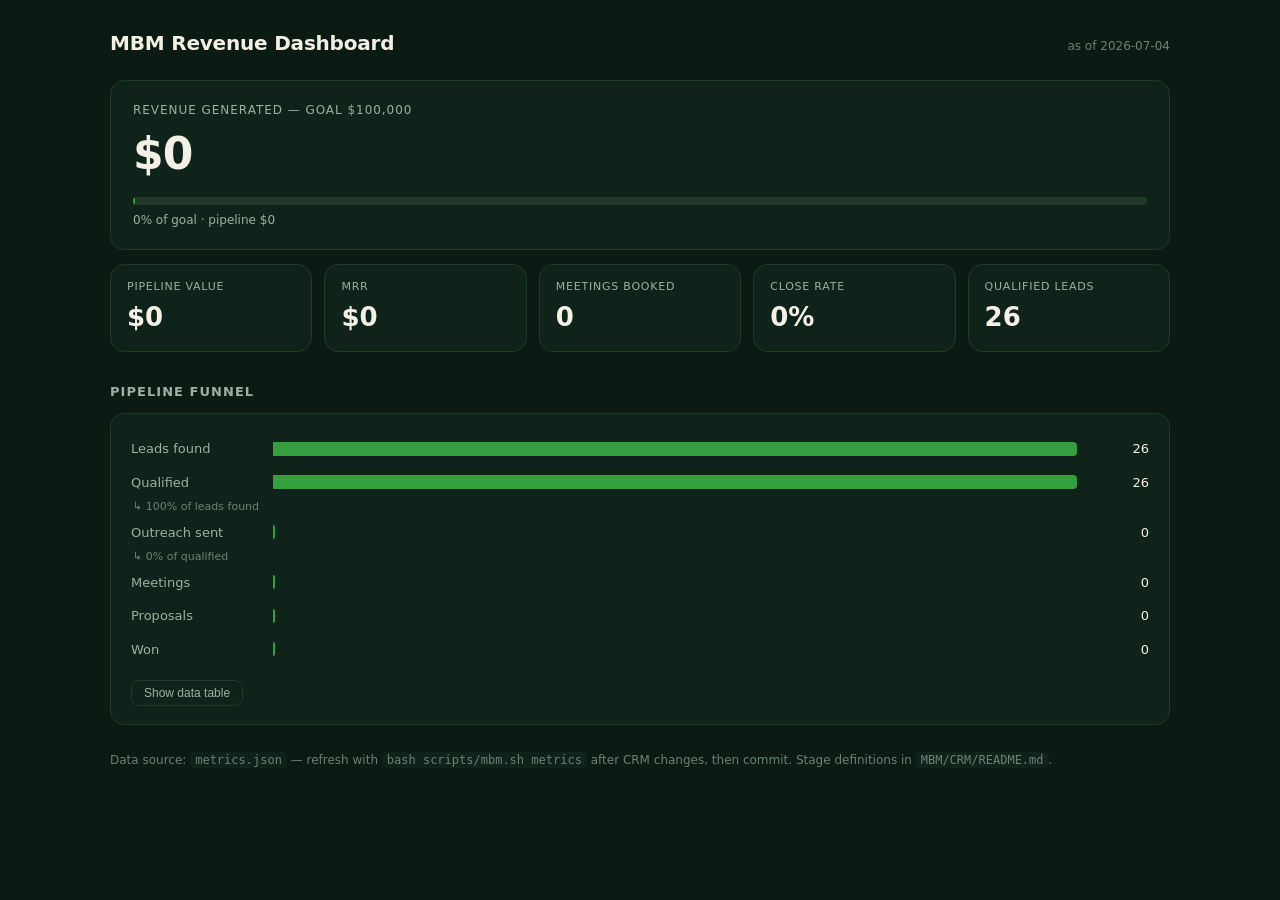
<file: MBM/Dashboard/index.html>
<!DOCTYPE html>
<html lang="en">
<head>
<meta charset="UTF-8"/>
<meta name="viewport" content="width=device-width, initial-scale=1.0"/>
<title>MBM Revenue Dashboard</title>
<style>
:root{
  --surface:#0B1A12; --panel:#10231A; --line:#1f3a29;
  --ink:#F3F0E6; --ink-2:#9DB1A2; --ink-3:#6c8275;
  --green:#33A03E; --blue:#3489BD; --amber:#B58322;
  --r:14px;
}
*{box-sizing:border-box;margin:0;padding:0}
body{background:var(--surface);color:var(--ink);font-family:system-ui,-apple-system,'Segoe UI',sans-serif;
     line-height:1.5;-webkit-font-smoothing:antialiased;padding:28px 20px 60px}
.wrap{max-width:1060px;margin:0 auto}
header{display:flex;justify-content:space-between;align-items:baseline;flex-wrap:wrap;gap:8px;margin-bottom:22px}
h1{font-size:20px;font-weight:700;letter-spacing:-.01em}
.updated{font-size:12px;color:var(--ink-3);font-variant-numeric:tabular-nums}
h2{font-size:13px;font-weight:600;color:var(--ink-2);text-transform:uppercase;letter-spacing:.08em;margin:30px 0 12px}

/* hero + tiles */
.hero{background:var(--panel);border:1px solid var(--line);border-radius:var(--r);padding:20px 22px;margin-bottom:14px}
.hero .label{font-size:12px;color:var(--ink-2);text-transform:uppercase;letter-spacing:.08em}
.hero .num{font-size:44px;font-weight:700;font-variant-numeric:tabular-nums;letter-spacing:-.02em;margin:2px 0 10px}
.hero .num small{font-size:18px;color:var(--ink-3);font-weight:500}
.meter{height:8px;background:var(--line);border-radius:99px;overflow:hidden}
.meter i{display:block;height:100%;background:var(--green);border-radius:99px;min-width:2px}
.meter-cap{font-size:12px;color:var(--ink-2);margin-top:6px;font-variant-numeric:tabular-nums}
.tiles{display:grid;grid-template-columns:repeat(auto-fit,minmax(150px,1fr));gap:12px}
.tile{background:var(--panel);border:1px solid var(--line);border-radius:var(--r);padding:14px 16px}
.tile .label{font-size:11px;color:var(--ink-2);text-transform:uppercase;letter-spacing:.07em}
.tile .num{font-size:26px;font-weight:700;font-variant-numeric:tabular-nums;margin-top:2px}

/* funnel */
.panel{background:var(--panel);border:1px solid var(--line);border-radius:var(--r);padding:18px 20px}
.frow{display:grid;grid-template-columns:130px 1fr 60px;align-items:center;gap:12px;padding:7px 0;cursor:default}
.frow .name{font-size:13px;color:var(--ink-2)}
.frow .val{font-size:13px;font-variant-numeric:tabular-nums;text-align:right;color:var(--ink)}
.bar-track{position:relative;height:18px}
.bar{position:absolute;left:0;top:2px;height:14px;background:var(--green);border-radius:0 4px 4px 0;min-width:2px;transition:filter .15s}
.frow:hover .bar{filter:brightness(1.25)}
.conv{font-size:11px;color:var(--ink-3);grid-column:2;padding-left:2px;font-variant-numeric:tabular-nums}

/* table + tooltip */
.tbl-toggle{background:none;border:1px solid var(--line);color:var(--ink-2);border-radius:8px;
  font-size:12px;padding:5px 12px;cursor:pointer;margin-top:14px}
.tbl-toggle:hover{color:var(--ink)}
table{width:100%;border-collapse:collapse;margin-top:12px;font-size:13px;font-variant-numeric:tabular-nums}
th,td{text-align:left;padding:7px 10px;border-bottom:1px solid var(--line)}
th{color:var(--ink-2);font-weight:600;font-size:11px;text-transform:uppercase;letter-spacing:.06em}
td:last-child,th:last-child{text-align:right}
[hidden]{display:none !important}
.tip{position:fixed;pointer-events:none;background:#050d08;border:1px solid var(--line);border-radius:8px;
  padding:7px 10px;font-size:12px;color:var(--ink);z-index:10;max-width:240px;box-shadow:0 6px 20px rgba(0,0,0,.5)}
.note{font-size:12px;color:var(--ink-3);margin-top:26px}
.note code{font-family:ui-monospace,monospace;background:var(--panel);padding:1px 5px;border-radius:5px}
</style>
</head>
<body>
<div class="wrap">
  <header>
    <h1>MBM Revenue Dashboard</h1>
    <span class="updated" id="updated"></span>
  </header>

  <div class="hero">
    <div class="label">Revenue generated — goal $100,000</div>
    <div class="num" id="revenue"></div>
    <div class="meter"><i id="goalbar"></i></div>
    <div class="meter-cap" id="goalcap"></div>
  </div>

  <div class="tiles" id="tiles"></div>

  <h2>Pipeline funnel</h2>
  <div class="panel">
    <div id="funnel"></div>
    <button class="tbl-toggle" id="tblbtn" aria-expanded="false">Show data table</button>
    <div id="tblwrap" hidden></div>
  </div>

  <p class="note">Data source: <code>metrics.json</code> — refresh with <code>bash scripts/mbm.sh metrics</code> after CRM changes, then commit. Stage definitions in <code>MBM/CRM/README.md</code>.</p>
</div>

<script>
const FALLBACK = {"updated":"2026-07-04","goal_usd":100000,"leads_found":0,"qualified_leads":0,
  "outreach_sent":0,"meetings_booked":0,"proposals_sent":0,"close_rate":0,
  "pipeline_value":0,"mrr":0,"revenue":0,
  "stages":{"new":0,"researched":0,"contacted":0,"replied":0,"meeting":0,"proposal":0,"won":0,"lost":0}};

const $ = id => document.getElementById(id);
const usd = n => "$" + (n||0).toLocaleString("en-US");
const pct = n => Math.round((n||0)*100) + "%";

function render(m){
  $("updated").textContent = "as of " + m.updated;
  $("revenue").innerHTML = usd(m.revenue) + (m.mrr ? ' <small>+ ' + usd(m.mrr) + '/mo recurring</small>' : '');
  const share = Math.min(1, m.revenue / m.goal_usd);
  $("goalbar").style.width = (share*100) + "%";
  $("goalcap").textContent = pct(share) + " of goal · pipeline " + usd(m.pipeline_value);

  const tiles = [
    ["Pipeline value", usd(m.pipeline_value)],
    ["MRR", usd(m.mrr)],
    ["Meetings booked", m.meetings_booked],
    ["Close rate", pct(m.close_rate)],
    ["Qualified leads", m.qualified_leads],
  ];
  $("tiles").innerHTML = tiles.map(([l,v]) =>
    '<div class="tile"><div class="label">'+l+'</div><div class="num">'+v+'</div></div>').join("");

  const steps = [
    ["Leads found", m.leads_found, "all lead records in the CRM"],
    ["Qualified", m.qualified_leads, "fit_score ≥ 60"],
    ["Outreach sent", m.outreach_sent, "reached stage contacted or later"],
    ["Meetings", m.meetings_booked, "reached stage meeting or later"],
    ["Proposals", m.proposals_sent, "reached stage proposal or later"],
    ["Won", (m.stages && m.stages.won) || 0, "closed-won deals"],
  ];
  const max = Math.max(1, ...steps.map(s => s[1]));
  $("funnel").innerHTML = steps.map((s, i) => {
    const prev = i ? steps[i-1][1] : 0;
    const conv = i && prev ? '<div class="conv">↳ ' + Math.round(s[1]/prev*100) + '% of ' + steps[i-1][0].toLowerCase() + '</div>' : '';
    return '<div class="frow" data-tip="' + s[0] + ': ' + s[1] + ' — ' + s[2] + '">' +
      '<span class="name">' + s[0] + '</span>' +
      '<span class="bar-track"><span class="bar" style="width:' + (s[1]/max*100) + '%"></span></span>' +
      '<span class="val">' + s[1] + '</span></div>' + conv;
  }).join("");

  $("tblwrap").innerHTML = '<table><thead><tr><th>Stage</th><th>Definition</th><th>Count</th></tr></thead><tbody>' +
    steps.map(s => '<tr><td>'+s[0]+'</td><td>'+s[2]+'</td><td>'+s[1]+'</td></tr>').join("") +
    '</tbody></table>';
}

// hover tooltip
let tip = null;
document.addEventListener("mousemove", e => {
  const row = e.target.closest("[data-tip]");
  if (row){
    if (!tip){ tip = document.createElement("div"); tip.className = "tip"; document.body.appendChild(tip); }
    tip.textContent = row.dataset.tip;
    tip.style.left = Math.min(e.clientX + 14, innerWidth - 260) + "px";
    tip.style.top = (e.clientY + 14) + "px";
  } else if (tip){ tip.remove(); tip = null; }
});

document.getElementById("tblbtn").addEventListener("click", function(){
  const w = $("tblwrap"), open = w.hidden;
  w.hidden = !open;
  this.textContent = open ? "Hide data table" : "Show data table";
  this.setAttribute("aria-expanded", String(open));
});

fetch("metrics.json").then(r => r.ok ? r.json() : FALLBACK).then(render).catch(() => render(FALLBACK));
</script>
</body>
</html>
</file>
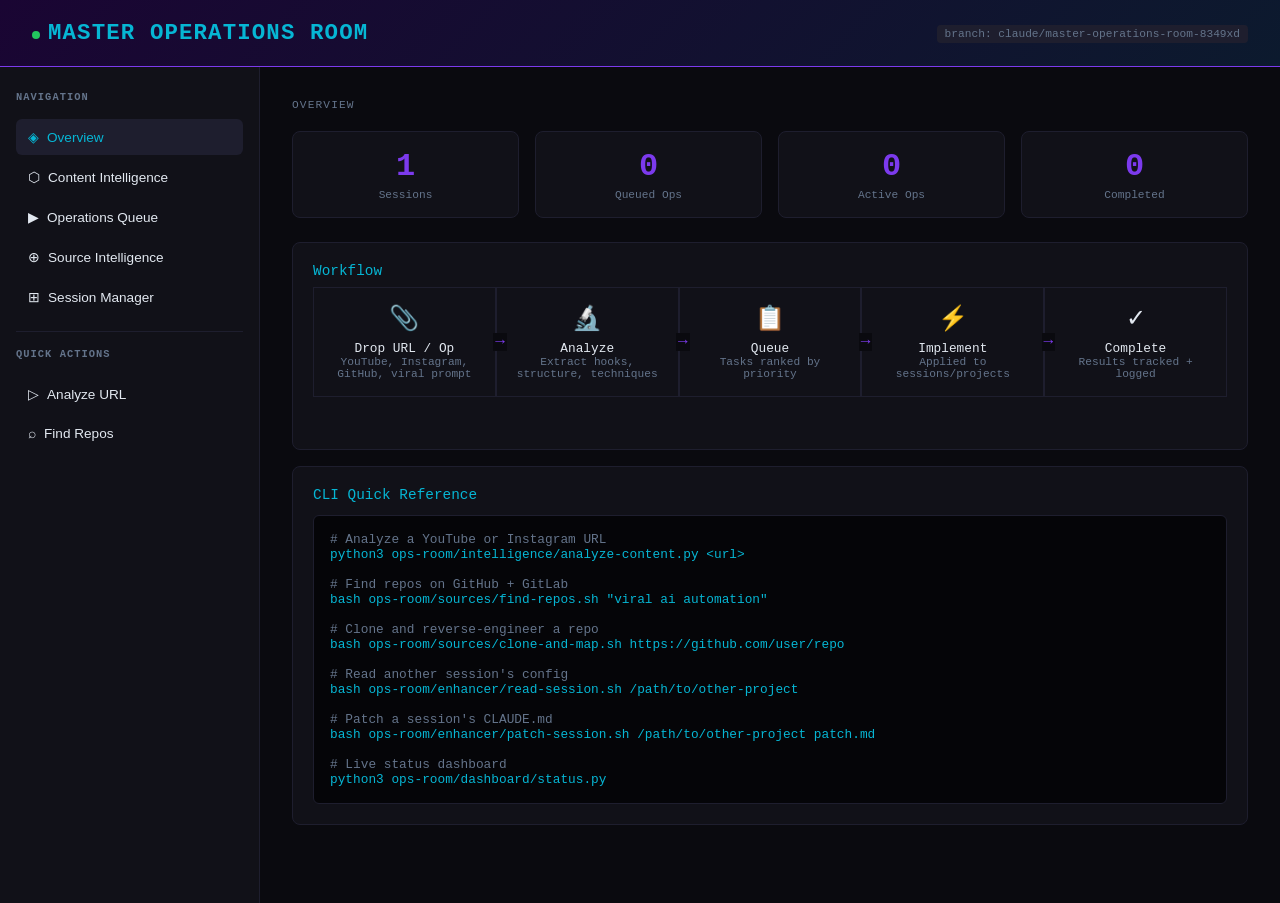
<file: ops-room/dashboard/index.html>
<!DOCTYPE html>
<html lang="en">
<head>
<meta charset="UTF-8">
<meta name="viewport" content="width=device-width, initial-scale=1.0">
<title>Master Operations Room</title>
<style>
  :root {
    --bg: #0a0a0f;
    --surface: #111118;
    --border: #1e1e2e;
    --accent: #7c3aed;
    --accent2: #06b6d4;
    --text: #e2e8f0;
    --muted: #64748b;
    --green: #22c55e;
    --yellow: #eab308;
    --red: #ef4444;
  }
  * { box-sizing: border-box; margin: 0; padding: 0; }
  body { background: var(--bg); color: var(--text); font-family: 'Courier New', monospace; min-height: 100vh; }

  header {
    background: linear-gradient(135deg, #1a0533 0%, #0c1a2e 100%);
    border-bottom: 1px solid var(--accent);
    padding: 20px 32px;
    display: flex; align-items: center; justify-content: space-between;
  }
  header h1 { font-size: 1.4rem; color: var(--accent2); letter-spacing: 0.05em; }
  header .tag { font-size: 0.7rem; color: var(--muted); background: var(--border); padding: 3px 8px; border-radius: 4px; }
  .pulse { display: inline-block; width: 8px; height: 8px; border-radius: 50%; background: var(--green); animation: pulse 2s infinite; margin-right: 8px; }
  @keyframes pulse { 0%,100% { opacity:1; } 50% { opacity:0.3; } }

  .grid { display: grid; grid-template-columns: 260px 1fr; gap: 0; min-height: calc(100vh - 64px); }

  .sidebar {
    background: var(--surface);
    border-right: 1px solid var(--border);
    padding: 24px 16px;
  }
  .sidebar h2 { font-size: 0.65rem; color: var(--muted); letter-spacing: 0.1em; text-transform: uppercase; margin-bottom: 16px; }
  .nav-item {
    display: block; padding: 10px 12px; border-radius: 6px;
    color: var(--text); text-decoration: none; font-size: 0.85rem;
    margin-bottom: 4px; cursor: pointer; border: none; background: none; width: 100%; text-align: left;
    transition: background 0.15s;
  }
  .nav-item:hover, .nav-item.active { background: var(--border); color: var(--accent2); }
  .nav-item .icon { margin-right: 8px; }
  .divider { border-top: 1px solid var(--border); margin: 16px 0; }

  .main { padding: 32px; overflow-y: auto; }
  .page { display: none; }
  .page.active { display: block; }

  .section-title { font-size: 0.7rem; color: var(--muted); letter-spacing: 0.1em; text-transform: uppercase; margin-bottom: 20px; }

  .card {
    background: var(--surface);
    border: 1px solid var(--border);
    border-radius: 8px;
    padding: 20px;
    margin-bottom: 16px;
  }
  .card-title { font-size: 0.9rem; color: var(--accent2); margin-bottom: 8px; }
  .card-meta { font-size: 0.75rem; color: var(--muted); }

  .badge {
    display: inline-block; font-size: 0.65rem; padding: 2px 8px;
    border-radius: 4px; font-weight: bold; margin-left: 8px;
  }
  .badge-high   { background: #7f1d1d; color: #fca5a5; }
  .badge-medium { background: #713f12; color: #fde68a; }
  .badge-low    { background: #1e3a5f; color: #93c5fd; }
  .badge-active { background: #14532d; color: #86efac; }
  .badge-queued { background: #312e81; color: #c4b5fd; }

  .cmd-box {
    background: #050508;
    border: 1px solid var(--border);
    border-radius: 6px;
    padding: 16px;
    font-size: 0.8rem;
    color: var(--accent2);
    margin-top: 12px;
    overflow-x: auto;
  }
  .cmd-box span { color: var(--muted); }

  .stats-row { display: flex; gap: 16px; margin-bottom: 24px; }
  .stat-card {
    flex: 1;
    background: var(--surface);
    border: 1px solid var(--border);
    border-radius: 8px;
    padding: 16px 20px;
    text-align: center;
  }
  .stat-card .num { font-size: 2rem; color: var(--accent); font-weight: bold; }
  .stat-card .lbl { font-size: 0.7rem; color: var(--muted); margin-top: 4px; }

  .op-input {
    width: 100%; padding: 12px 16px;
    background: var(--surface); border: 1px solid var(--border);
    color: var(--text); border-radius: 6px;
    font-family: inherit; font-size: 0.85rem;
    outline: none; margin-bottom: 12px;
  }
  .op-input:focus { border-color: var(--accent); }
  .btn {
    padding: 10px 20px;
    background: var(--accent); color: #fff;
    border: none; border-radius: 6px; cursor: pointer;
    font-size: 0.85rem; font-family: inherit;
    transition: opacity 0.15s;
  }
  .btn:hover { opacity: 0.85; }
  .btn-secondary { background: var(--border); color: var(--text); }

  .flow {
    display: flex; gap: 0; margin-bottom: 32px;
  }
  .flow-step {
    flex: 1; background: var(--surface); border: 1px solid var(--border);
    padding: 16px; text-align: center; position: relative;
  }
  .flow-step:not(:last-child)::after {
    content: '→'; position: absolute; right: -12px; top: 50%;
    transform: translateY(-50%); color: var(--accent); z-index: 1;
    background: var(--bg); padding: 0 2px;
  }
  .flow-step .step-icon { font-size: 1.5rem; margin-bottom: 8px; }
  .flow-step .step-label { font-size: 0.7rem; color: var(--muted); }
  .flow-step .step-title { font-size: 0.8rem; color: var(--text); margin-top: 4px; }
</style>
</head>
<body>

<header>
  <h1><span class="pulse"></span>MASTER OPERATIONS ROOM</h1>
  <div>
    <span class="tag">branch: claude/master-operations-room-8349xd</span>
  </div>
</header>

<div class="grid">
  <nav class="sidebar">
    <h2>Navigation</h2>
    <button class="nav-item active" onclick="show('overview')"><span class="icon">◈</span>Overview</button>
    <button class="nav-item" onclick="show('intel')"><span class="icon">⬡</span>Content Intelligence</button>
    <button class="nav-item" onclick="show('ops')"><span class="icon">▶</span>Operations Queue</button>
    <button class="nav-item" onclick="show('sources')"><span class="icon">⊕</span>Source Intelligence</button>
    <button class="nav-item" onclick="show('sessions')"><span class="icon">⊞</span>Session Manager</button>
    <div class="divider"></div>
    <h2>Quick Actions</h2>
    <button class="nav-item" onclick="show('intel')"><span class="icon">▷</span>Analyze URL</button>
    <button class="nav-item" onclick="show('sources')"><span class="icon">⌕</span>Find Repos</button>
  </nav>

  <main class="main">

    <!-- OVERVIEW -->
    <div id="page-overview" class="page active">
      <div class="section-title">Overview</div>

      <div class="stats-row">
        <div class="stat-card"><div class="num" id="stat-sessions">1</div><div class="lbl">Sessions</div></div>
        <div class="stat-card"><div class="num" id="stat-queued">0</div><div class="lbl">Queued Ops</div></div>
        <div class="stat-card"><div class="num" id="stat-active">0</div><div class="lbl">Active Ops</div></div>
        <div class="stat-card"><div class="num" id="stat-done">0</div><div class="lbl">Completed</div></div>
      </div>

      <div class="card">
        <div class="card-title">Workflow</div>
        <div class="flow">
          <div class="flow-step"><div class="step-icon">📎</div><div class="step-title">Drop URL / Op</div><div class="step-label">YouTube, Instagram, GitHub, viral prompt</div></div>
          <div class="flow-step"><div class="step-icon">🔬</div><div class="step-title">Analyze</div><div class="step-label">Extract hooks, structure, techniques</div></div>
          <div class="flow-step"><div class="step-icon">📋</div><div class="step-title">Queue</div><div class="step-label">Tasks ranked by priority</div></div>
          <div class="flow-step"><div class="step-icon">⚡</div><div class="step-title">Implement</div><div class="step-label">Applied to sessions/projects</div></div>
          <div class="flow-step"><div class="step-icon">✓</div><div class="step-title">Complete</div><div class="step-label">Results tracked + logged</div></div>
        </div>
      </div>

      <div class="card">
        <div class="card-title">CLI Quick Reference</div>
        <div class="cmd-box">
          <span># Analyze a YouTube or Instagram URL</span><br>
          python3 ops-room/intelligence/analyze-content.py &lt;url&gt;<br><br>
          <span># Find repos on GitHub + GitLab</span><br>
          bash ops-room/sources/find-repos.sh "viral ai automation"<br><br>
          <span># Clone and reverse-engineer a repo</span><br>
          bash ops-room/sources/clone-and-map.sh https://github.com/user/repo<br><br>
          <span># Read another session's config</span><br>
          bash ops-room/enhancer/read-session.sh /path/to/other-project<br><br>
          <span># Patch a session's CLAUDE.md</span><br>
          bash ops-room/enhancer/patch-session.sh /path/to/other-project patch.md<br><br>
          <span># Live status dashboard</span><br>
          python3 ops-room/dashboard/status.py
        </div>
      </div>
    </div>

    <!-- CONTENT INTELLIGENCE -->
    <div id="page-intel" class="page">
      <div class="section-title">Content Intelligence — YouTube / Instagram / TikTok</div>
      <div class="card">
        <div class="card-title">How it works</div>
        <div class="card-meta">Drop any YouTube or Instagram URL. The ops room will:<br><br>
          1. Extract full metadata (title, views, likes, tags, description)<br>
          2. Pull the transcript/captions if available<br>
          3. Detect: hooks, CTAs, structural techniques, pacing, engagement signals<br>
          4. Generate ranked implementation tasks for your projects<br>
          5. Save a patch you can apply to any session's CLAUDE.md
        </div>
      </div>
      <div class="card">
        <div class="card-title">Run from terminal</div>
        <div class="cmd-box">
          <span># YouTube</span><br>
          python3 ops-room/intelligence/analyze-content.py https://youtube.com/watch?v=XXXX<br><br>
          <span># Instagram Reel</span><br>
          python3 ops-room/intelligence/analyze-content.py https://instagram.com/reel/XXXX<br><br>
          <span># Then extract ranked techniques:</span><br>
          python3 ops-room/intelligence/extract-techniques.py
        </div>
      </div>
      <div class="card">
        <div class="card-title">Detected Technique Categories</div>
        <div class="card-meta">
          <strong style="color:#c4b5fd">Hooks:</strong> Curiosity, Pattern Interrupt, Transformation Story, Anti-advice, Revelation<br>
          <strong style="color:#c4b5fd">CTAs:</strong> Subscribe/Follow, Link/Navigate, Lead-gen, Comment Bait<br>
          <strong style="color:#c4b5fd">Structure:</strong> Pacing (words/min), Format (short/mid/long-form), Sequential, Storytelling, Data authority<br>
          <strong style="color:#c4b5fd">Engagement:</strong> Like-to-view ratio, tag density, SEO signals
        </div>
      </div>
    </div>

    <!-- OPERATIONS QUEUE -->
    <div id="page-ops" class="page">
      <div class="section-title">Operations Queue</div>
      <div class="card">
        <div class="card-title">Queue Directory Structure</div>
        <div class="cmd-box">
          ops-room/operations/<br>
          &nbsp;&nbsp;queue/      ← incoming analyses (auto-saved by analyzer)<br>
          &nbsp;&nbsp;active/     ← move here when you start implementing<br>
          &nbsp;&nbsp;completed/  ← move here when done
        </div>
        <div class="card-meta" style="margin-top:12px">Each operation is a JSON file with: URL, platform, metadata, analysis, implementation_tasks[], status.</div>
      </div>
      <div class="card">
        <div class="card-title">Viral Operation Format</div>
        <div class="cmd-box">
          <span># To manually queue a viral AI prompt:</span><br>
          <span># Create: ops-room/operations/queue/YYYYMMDD-viral-op.md</span><br><br>
          # Title: [describe the technique]<br>
          # Source: [URL or description]<br>
          # Target: [which session/project to apply it to]<br>
          # Intent: [what problem does this solve]<br>
          # Implementation: [how to apply it]
        </div>
      </div>
    </div>

    <!-- SOURCE INTELLIGENCE -->
    <div id="page-sources" class="page">
      <div class="section-title">Source Intelligence — GitHub / GitLab / Doppler</div>
      <div class="card">
        <div class="card-title">Find Repos</div>
        <div class="cmd-box">
          <span># Search GitHub + GitLab for repos</span><br>
          bash ops-room/sources/find-repos.sh "viral content automation"<br>
          bash ops-room/sources/find-repos.sh "instagram scraper" --stars 100 --lang python<br><br>
          <span># Clone and reverse-engineer a repo</span><br>
          bash ops-room/sources/clone-and-map.sh https://github.com/user/repo
        </div>
      </div>
      <div class="card">
        <div class="card-title">Doppler Secrets Sync</div>
        <div class="cmd-box">
          <span># Export secrets to current shell</span><br>
          source &lt;(bash ops-room/sources/doppler-sync.sh --config dev)<br><br>
          <span># Write to .env file</span><br>
          bash ops-room/sources/doppler-sync.sh --config dev --env-file .env<br><br>
          <span># Specific project</span><br>
          bash ops-room/sources/doppler-sync.sh --project my-project --config prd
        </div>
      </div>
    </div>

    <!-- SESSION MANAGER -->
    <div id="page-sessions" class="page">
      <div class="section-title">Session Manager</div>
      <div class="card">
        <div class="card-title">Registered Sessions</div>
        <div id="session-list">
          <div style="padding:8px 0; border-bottom:1px solid var(--border)">
            <span style="color:var(--green)">●</span>
            <strong style="margin-left:8px">New Power (Master Ops Room)</strong>
            <span class="badge badge-active">MASTER</span>
            <div class="card-meta" style="margin-top:4px;margin-left:20px">branch: claude/master-operations-room-8349xd</div>
          </div>
        </div>
        <div class="card-meta" style="margin-top:12px">Add sessions to <code>ops-room/sessions/manifest.json</code> to register them here.</div>
      </div>
      <div class="card">
        <div class="card-title">Session Operations</div>
        <div class="cmd-box">
          <span># Read another session's CLAUDE.md + settings</span><br>
          bash ops-room/enhancer/read-session.sh /path/to/session<br><br>
          <span># Apply an enhancement patch</span><br>
          bash ops-room/enhancer/patch-session.sh /path/to/session ops-room/operations/queue/patch.md<br><br>
          <span># Create new session from template</span><br>
          cp ops-room/sessions/templates/base-session.md /path/to/new-session/CLAUDE.md
        </div>
      </div>
    </div>

  </main>
</div>

<script>
function show(page) {
  document.querySelectorAll('.page').forEach(p => p.classList.remove('active'));
  document.querySelectorAll('.nav-item').forEach(n => n.classList.remove('active'));
  document.getElementById('page-' + page).classList.add('active');
  event.target.classList.add('active');
}
</script>
</body>
</html>
</file>
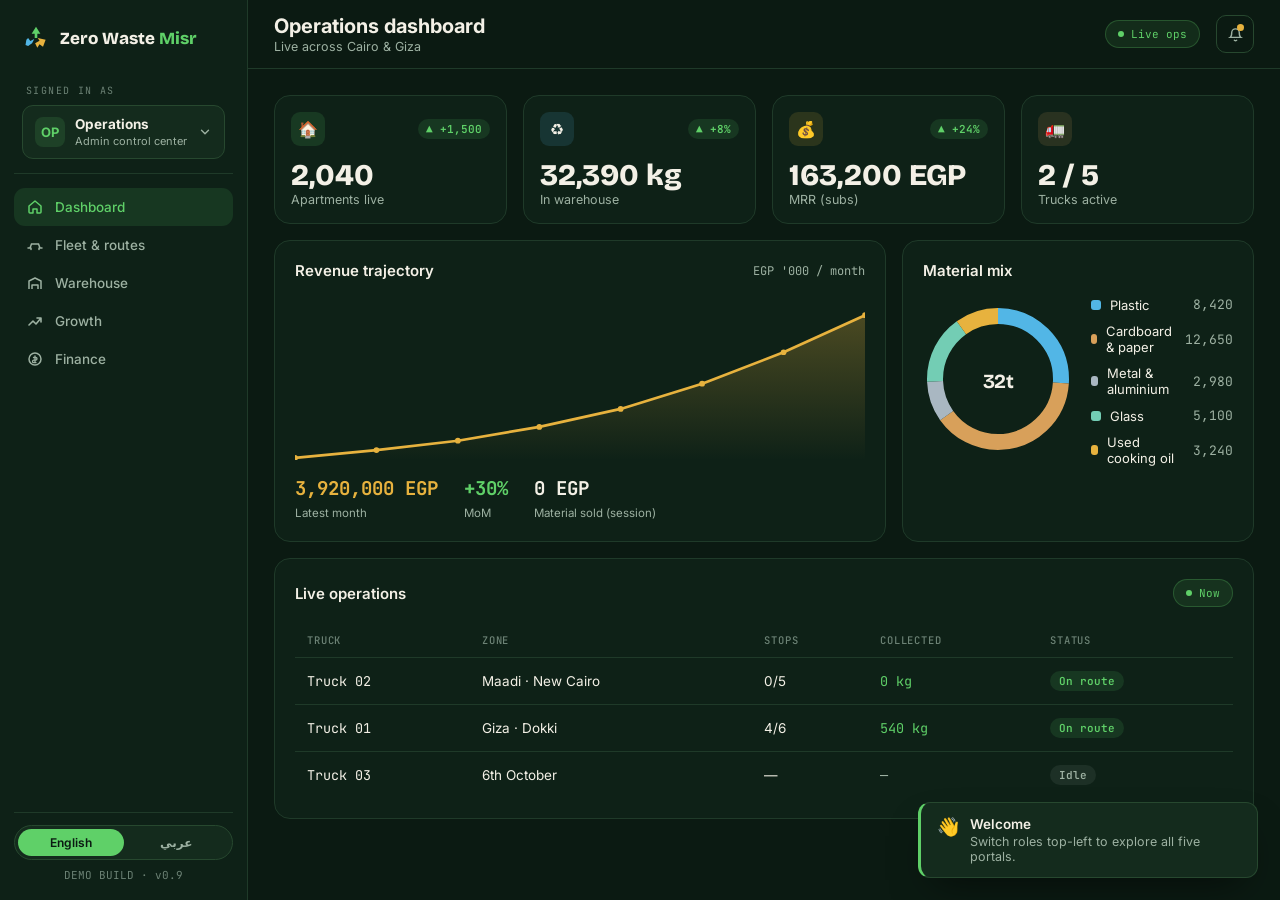
<file: platform.html>
<!DOCTYPE html>
<html lang="en">
<head>
<meta charset="UTF-8"/>
<meta name="viewport" content="width=device-width, initial-scale=1.0"/>
<title>Zero Waste Misr — Operations Platform</title>
<link rel="preconnect" href="https://fonts.googleapis.com"/>
<link rel="preconnect" href="https://fonts.gstatic.com" crossorigin/>
<link href="https://fonts.googleapis.com/css2?family=Bricolage+Grotesque:opsz,wght@12..96,500;12..96,600;12..96,700;12..96,800&family=Inter:wght@400;500;600;700&family=JetBrains+Mono:wght@400;500;700&family=Cairo:wght@500;600;700;800&display=swap" rel="stylesheet"/>
<style>
:root{
  --ink:#0B1A12;--ink-2:#0e2117;--ink-3:#142b1d;--panel:#0f241a;
  --paper:#F3F0E6;--line:#1f3a29;--line-2:#27482f;
  --signal:#5FD068;--lime:#B8F24D;--amber:#E7B23E;
  --plastic:#52B6E6;--paper-mat:#D8A05A;--metal:#A9B7C2;--glass:#73CDB4;--oil:#E7B23E;
  --muted:#9DB1A2;--muted-2:#6c8275;--danger:#ef6b6b;
  --r:16px;--r-sm:11px;
}
*{box-sizing:border-box;margin:0;padding:0}
html,body{height:100%}
body{background:var(--ink);color:var(--paper);font-family:'Inter',system-ui,sans-serif;-webkit-font-smoothing:antialiased;overflow:hidden}
body.rtl{direction:rtl;font-family:'Cairo','Inter',sans-serif}
.disp{font-family:'Bricolage Grotesque','Inter',sans-serif;font-weight:700;letter-spacing:-.02em}
body.rtl .disp{font-family:'Cairo',sans-serif;font-weight:800}
.mono{font-family:'JetBrains Mono',monospace}
button{font-family:inherit;cursor:pointer;border:none;background:none;color:inherit}
::-webkit-scrollbar{width:9px;height:9px}::-webkit-scrollbar-thumb{background:var(--line-2);border-radius:8px}::-webkit-scrollbar-track{background:transparent}

/* ===== shell ===== */
.app{display:grid;grid-template-columns:248px 1fr;height:100vh}
.sidebar{background:var(--ink-2);border-inline-end:1px solid var(--line);display:flex;flex-direction:column;padding:18px 14px;gap:6px;overflow-y:auto}
.brand{display:flex;align-items:center;gap:10px;font-family:'Bricolage Grotesque';font-weight:800;font-size:17px;padding:6px 8px 16px}
body.rtl .brand{font-family:'Cairo'}
.mark{width:28px;height:28px;flex:none}
.role-block{padding:10px 8px 14px;border-bottom:1px solid var(--line);margin-bottom:8px}
.role-label{font-family:'JetBrains Mono';font-size:10px;letter-spacing:.14em;text-transform:uppercase;color:var(--muted-2);margin-bottom:8px;padding-inline-start:4px}
.role-pick{position:relative}
.role-current{display:flex;align-items:center;gap:10px;width:100%;padding:10px 12px;border-radius:var(--r-sm);background:var(--ink-3);border:1px solid var(--line-2);text-align:start}
.role-current .av{width:30px;height:30px;border-radius:8px;display:flex;align-items:center;justify-content:center;font-weight:700;font-size:13px;flex:none}
.role-current .meta{flex:1;min-width:0}
.role-current .meta b{font-size:13.5px;display:block;white-space:nowrap;overflow:hidden;text-overflow:ellipsis}
.role-current .meta span{font-size:11px;color:var(--muted)}
.role-current .chev{color:var(--muted);transition:transform .2s}
.role-pick.open .chev{transform:rotate(180deg)}
.role-menu{position:absolute;top:calc(100% + 6px);inset-inline:0;background:var(--ink-3);border:1px solid var(--line-2);border-radius:var(--r-sm);padding:6px;z-index:30;box-shadow:0 20px 40px -16px rgba(0,0,0,.6);display:none}
.role-pick.open .role-menu{display:block}
.role-menu button{display:flex;align-items:center;gap:10px;width:100%;padding:9px 10px;border-radius:8px;text-align:start;font-size:13px;color:var(--paper)}
.role-menu button:hover{background:var(--panel)}
.role-menu .av{width:24px;height:24px;border-radius:6px;display:flex;align-items:center;justify-content:center;font-size:11px;font-weight:700;flex:none}

.navitem{display:flex;align-items:center;gap:11px;padding:10px 12px;border-radius:var(--r-sm);color:var(--muted);font-size:13.5px;font-weight:500;transition:.15s;text-align:start;width:100%}
.navitem:hover{background:var(--ink-3);color:var(--paper)}
.navitem.active{background:rgba(95,208,104,.12);color:var(--signal)}
.navitem .ic{width:18px;height:18px;flex:none}
.navitem .badge{margin-inline-start:auto;font-family:'JetBrains Mono';font-size:10px;background:var(--line-2);color:var(--paper);padding:2px 7px;border-radius:100px}
.navitem.active .badge{background:var(--signal);color:var(--ink)}
.side-foot{margin-top:auto;padding-top:12px;border-top:1px solid var(--line);display:flex;flex-direction:column;gap:8px}
.langtoggle{display:flex;background:var(--ink-3);border:1px solid var(--line-2);border-radius:100px;padding:3px}
.langtoggle button{flex:1;padding:6px;border-radius:100px;font-size:12px;font-weight:600;color:var(--muted)}
.langtoggle button.on{background:var(--signal);color:var(--ink)}

/* ===== main ===== */
.main{display:flex;flex-direction:column;overflow:hidden}
.topbar{display:flex;align-items:center;gap:16px;padding:14px 26px;border-bottom:1px solid var(--line);background:var(--ink);flex:none}
.topbar h1{font-size:20px;font-weight:700}
.topbar .sub{font-size:12.5px;color:var(--muted);margin-top:1px}
.topbar .spacer{flex:1}
.pill{display:inline-flex;align-items:center;gap:7px;font-family:'JetBrains Mono';font-size:11px;color:var(--signal);background:rgba(95,208,104,.1);padding:6px 12px;border-radius:100px;border:1px solid rgba(95,208,104,.25)}
.pill .pulse{width:6px;height:6px;border-radius:50%;background:var(--signal);animation:pulse 2s infinite}
@keyframes pulse{0%{box-shadow:0 0 0 0 rgba(95,208,104,.6)}70%{box-shadow:0 0 0 7px rgba(95,208,104,0)}100%{box-shadow:0 0 0 0 transparent}}
.tb-btn{width:38px;height:38px;border-radius:10px;border:1px solid var(--line-2);display:flex;align-items:center;justify-content:center;color:var(--muted);transition:.15s;position:relative}
.tb-btn:hover{color:var(--paper);border-color:var(--signal)}
.tb-btn .dot{position:absolute;top:8px;inset-inline-end:9px;width:7px;height:7px;border-radius:50%;background:var(--amber)}
.content{flex:1;overflow-y:auto;padding:26px}
.view{display:none;animation:fade .4s ease}
.view.active{display:block}
@keyframes fade{from{opacity:0;transform:translateY(8px)}to{opacity:1;transform:none}}

/* ===== building blocks ===== */
.grid{display:grid;gap:16px}
.g4{grid-template-columns:repeat(4,1fr)}
.g3{grid-template-columns:repeat(3,1fr)}
.g2{grid-template-columns:repeat(2,1fr)}
.g-2-1{grid-template-columns:2fr 1fr}
.g-1-2{grid-template-columns:1fr 2fr}
.card{background:var(--ink-2);border:1px solid var(--line);border-radius:var(--r);padding:20px}
.card.tight{padding:16px}
.card-h{display:flex;align-items:center;justify-content:space-between;margin-bottom:16px;gap:10px}
.card-h h3{font-size:15px;font-weight:600}
.card-h .meta{font-size:12px;color:var(--muted);font-family:'JetBrains Mono'}
.section-title{display:flex;align-items:center;gap:10px;margin:26px 0 14px;font-family:'JetBrains Mono';font-size:11px;letter-spacing:.14em;text-transform:uppercase;color:var(--muted-2)}
.section-title::after{content:"";flex:1;height:1px;background:var(--line)}

/* KPI */
.kpi .top{display:flex;align-items:center;justify-content:space-between}
.kpi .ic{width:34px;height:34px;border-radius:9px;display:flex;align-items:center;justify-content:center}
.kpi .delta{font-family:'JetBrains Mono';font-size:11px;font-weight:600;padding:3px 8px;border-radius:100px}
.kpi .delta.up{color:var(--signal);background:rgba(95,208,104,.12)}
.kpi .delta.down{color:var(--danger);background:rgba(239,107,107,.12)}
.kpi .val{font-family:'Bricolage Grotesque';font-weight:800;font-size:30px;margin:14px 0 2px;line-height:1}
.kpi .lab{font-size:12.5px;color:var(--muted)}

/* buttons */
.btn{display:inline-flex;align-items:center;gap:8px;padding:10px 16px;border-radius:10px;font-weight:600;font-size:13.5px;transition:.15s;border:1px solid transparent}
.btn-pri{background:var(--signal);color:var(--ink)}
.btn-pri:hover{transform:translateY(-1px);box-shadow:0 10px 24px -10px rgba(95,208,104,.6)}
.btn-amber{background:var(--amber);color:var(--ink)}
.btn-amber:hover{transform:translateY(-1px)}
.btn-ghost{border-color:var(--line-2);color:var(--paper)}
.btn-ghost:hover{border-color:var(--signal);background:rgba(95,208,104,.06)}
.btn-sm{padding:7px 12px;font-size:12.5px}
.btn:disabled{opacity:.45;cursor:not-allowed;transform:none!important;box-shadow:none!important}

/* table */
table{width:100%;border-collapse:collapse}
th{text-align:start;font-family:'JetBrains Mono';font-size:10.5px;letter-spacing:.08em;text-transform:uppercase;color:var(--muted-2);font-weight:500;padding:10px 12px;border-bottom:1px solid var(--line)}
td{padding:13px 12px;font-size:13.5px;border-bottom:1px solid var(--line)}
tr:last-child td{border-bottom:none}
tbody tr{transition:background .15s}
tbody tr:hover{background:rgba(255,255,255,.018)}
.tag{display:inline-flex;align-items:center;gap:6px;font-family:'JetBrains Mono';font-size:11px;font-weight:600;padding:3px 9px;border-radius:100px}
.tag.ok{color:var(--signal);background:rgba(95,208,104,.12)}
.tag.warn{color:var(--amber);background:rgba(231,178,62,.12)}
.tag.pend{color:var(--muted);background:rgba(157,177,162,.1)}
.tag.done{color:var(--plastic);background:rgba(82,182,230,.12)}
.swatch{width:10px;height:10px;border-radius:3px;display:inline-block}

/* progress */
.bar{height:8px;border-radius:6px;background:var(--ink-3);overflow:hidden}
.bar i{display:block;height:100%;border-radius:6px;background:linear-gradient(90deg,#1c7a3a,var(--signal));transition:width .6s cubic-bezier(.2,.7,.2,1)}
.ring{transform:rotate(-90deg)}

/* list rows */
.lrow{display:flex;align-items:center;gap:14px;padding:14px 0;border-bottom:1px solid var(--line)}
.lrow:last-child{border-bottom:none}
.lrow .ix{width:30px;height:30px;border-radius:8px;background:var(--ink-3);display:flex;align-items:center;justify-content:center;font-family:'JetBrains Mono';font-size:12px;color:var(--muted);flex:none}
.lrow .body{flex:1;min-width:0}
.lrow .body b{font-size:14px;display:block}
.lrow .body span{font-size:12px;color:var(--muted)}

/* toast */
.toasts{position:fixed;bottom:22px;inset-inline-end:22px;display:flex;flex-direction:column;gap:10px;z-index:100}
.toast{background:var(--ink-3);border:1px solid var(--line-2);border-inline-start:3px solid var(--signal);border-radius:12px;padding:13px 16px;min-width:260px;max-width:340px;box-shadow:0 18px 40px -16px rgba(0,0,0,.6);animation:slidein .35s ease;display:flex;gap:11px;align-items:flex-start}
@keyframes slidein{from{transform:translateX(20px);opacity:0}to{transform:none;opacity:1}}
.toast .ti{font-size:13.5px;font-weight:600}
.toast .td{font-size:12.5px;color:var(--muted);margin-top:2px}
.toast.amber{border-inline-start-color:var(--amber)}

/* misc */
.muted{color:var(--muted)}
.eco-points{display:flex;align-items:baseline;gap:8px}
.eco-points b{font-family:'Bricolage Grotesque';font-weight:800;font-size:40px;color:var(--lime)}
.donut-legend{display:flex;flex-direction:column;gap:10px}
.donut-legend .dl{display:flex;align-items:center;gap:9px;font-size:13px}
.donut-legend .dl .v{margin-inline-start:auto;font-family:'JetBrains Mono';color:var(--muted)}
.qr{width:120px;height:120px;border-radius:12px;background:#fff;padding:10px;display:grid;grid-template-columns:repeat(7,1fr);gap:2px}
.qr i{background:var(--ink);border-radius:1px}
.qr i.off{background:#fff}
.stat-inline{display:flex;gap:26px;flex-wrap:wrap}
.stat-inline .si b{font-family:'JetBrains Mono';font-size:19px;display:block}
.stat-inline .si span{font-size:11.5px;color:var(--muted)}
.notice{background:rgba(231,178,62,.08);border:1px solid rgba(231,178,62,.25);border-radius:12px;padding:12px 14px;font-size:12.5px;color:#e8d4a0;display:flex;gap:10px;align-items:flex-start;margin-bottom:18px}

@media(max-width:1080px){.g4{grid-template-columns:1fr 1fr}.g3{grid-template-columns:1fr}.g-2-1,.g-1-2,.g2{grid-template-columns:1fr}}
@media(max-width:760px){
  .app{grid-template-columns:1fr}
  .sidebar{position:fixed;inset-inline-start:0;top:0;bottom:0;width:264px;z-index:80;transform:translateX(-100%);transition:transform .3s}
  body.rtl .sidebar{transform:translateX(100%)}
  .sidebar.open{transform:none!important}
  .g4{grid-template-columns:1fr}
  .menubtn{display:flex!important}
  .scrim{position:fixed;inset:0;background:rgba(0,0,0,.5);z-index:70;display:none}
  .scrim.show{display:block}
}
.menubtn{display:none}
</style>
</head>
<body>
<div class="scrim" id="scrim"></div>
<div class="app">
  <!-- SIDEBAR -->
  <aside class="sidebar" id="sidebar">
    <div class="brand">
      <svg class="mark" viewBox="0 0 32 32" fill="none">
        <path d="M16 3 L21 11 L17.5 11 L17.5 16 L14.5 16 L14.5 11 L11 11 Z" fill="#5FD068"/>
        <path d="M27 18 L24 26 L20 23 L17.5 27 L15 22 L20 19 L18 16 Z" fill="#E7B23E"/>
        <path d="M5 18 L7 16 L9.5 19.5 L14 17 L11.5 22 L7 25 L4 24 Z" fill="#52B6E6"/>
      </svg>
      <span>Zero Waste <span style="color:var(--signal)">Misr</span></span>
    </div>

    <div class="role-block">
      <div class="role-label" data-i="signed_in">Signed in as</div>
      <div class="role-pick" id="rolePick">
        <button class="role-current" id="roleCurrent">
          <span class="av" id="roleAv">—</span>
          <span class="meta"><b id="roleName">—</b><span id="roleSub">—</span></span>
          <svg class="chev" width="14" height="14" viewBox="0 0 16 16" fill="none"><path d="M4 6l4 4 4-4" stroke="currentColor" stroke-width="1.6" stroke-linecap="round" stroke-linejoin="round"/></svg>
        </button>
        <div class="role-menu" id="roleMenu"></div>
      </div>
    </div>

    <nav id="nav"></nav>

    <div class="side-foot">
      <div class="langtoggle">
        <button id="langEn" class="on" onclick="setLang('en')">English</button>
        <button id="langAr" onclick="setLang('ar')">عربي</button>
      </div>
      <div style="font-size:11px;color:var(--muted-2);text-align:center;font-family:'JetBrains Mono'">DEMO BUILD · v0.9</div>
    </div>
  </aside>

  <!-- MAIN -->
  <main class="main">
    <header class="topbar">
      <button class="tb-btn menubtn" onclick="toggleSidebar()" aria-label="Menu">
        <svg width="18" height="18" viewBox="0 0 18 18" fill="none"><path d="M3 5h12M3 9h12M3 13h12" stroke="currentColor" stroke-width="1.6" stroke-linecap="round"/></svg>
      </button>
      <div>
        <h1 id="viewTitle">Dashboard</h1>
        <div class="sub" id="viewSub">—</div>
      </div>
      <div class="spacer"></div>
      <span class="pill"><span class="pulse"></span><span data-i="live_ops">Live ops</span></span>
      <button class="tb-btn" onclick="toast('🔔','Notifications','3 pickups completed in the last hour.')" aria-label="Alerts"><svg width="17" height="17" viewBox="0 0 18 18" fill="none"><path d="M5 7a4 4 0 0 1 8 0c0 4 1.5 5 1.5 5h-11S5 11 5 7Z" stroke="currentColor" stroke-width="1.5"/><path d="M7.5 14.5a1.6 1.6 0 0 0 3 0" stroke="currentColor" stroke-width="1.5"/></svg><span class="dot"></span></button>
    </header>
    <div class="content" id="content"></div>
  </main>
</div>
<div class="toasts" id="toasts"></div>

<script>
/* ============================ STATE ============================ */
const MAT = {
  plastic:{label:'Plastic', ar:'بلاستيك', color:'#52B6E6', price:32},
  paper:  {label:'Cardboard & paper', ar:'ورق وكرتون', color:'#D8A05A', price:18},
  metal:  {label:'Metal & aluminium', ar:'معادن', color:'#A9B7C2', price:54},
  glass:  {label:'Glass', ar:'زجاج', color:'#73CDB4', price:9},
  oil:    {label:'Used cooking oil', ar:'زيت طعام', color:'#E7B23E', price:21},
};
const S = {
  lang:'en',
  role:'admin',
  inventory:{plastic:8420, paper:12650, metal:2980, glass:5100, oil:3240}, // kg in warehouse
  collectedToday:0,
  apartments:2040,
  monthsRev:[420,610,840,1180,1620,2240,3010,3920], // EGP thousands
  aptSeries:[540,720,980,1340,1720,2040],
  customer:{ name:'Layla Hassan', plan:'Household', nextPickup:'Tue · 9–11 AM', points:1840, paid:true,
    weeks:[11,14,12,16,15,18,17,21], scheduledExtra:false },
  route:[
    {id:'B-114', building:'Nile View Compound', units:42, addr:'6th October, Block 4', status:'pending', kg:0},
    {id:'B-115', building:'Zahraa El Maadi', units:28, addr:'Maadi, St. 9', status:'pending', kg:0},
    {id:'B-116', building:'Sun City Residence', units:64, addr:'New Cairo, 1st Settlement', status:'pending', kg:0},
    {id:'B-117', building:'Garden Heights', units:36, addr:'Sheikh Zayed, Gate 2', status:'pending', kg:0},
    {id:'B-118', building:'Dokki Towers', units:22, addr:'Dokki, Tahrir St.', status:'pending', kg:0},
  ],
  buildings:[
    {name:'Nile View Compound', units:120, collecting:42, day:'Tue', prog:35},
    {name:'Sun City Residence', units:90, collecting:64, day:'Wed', prog:71},
    {name:'Garden Heights', units:80, collecting:36, day:'Tue', prog:45},
    {name:'Dokki Towers', units:60, collecting:22, day:'Thu', prog:37},
  ],
  lots:[
    {id:'LOT-2291', mat:'metal', kg:2980, status:'available'},
    {id:'LOT-2288', mat:'plastic', kg:8420, status:'available'},
    {id:'LOT-2285', mat:'paper', kg:12650, status:'available'},
    {id:'LOT-2279', mat:'oil', kg:3240, status:'available'},
    {id:'LOT-2274', mat:'glass', kg:5100, status:'available'},
  ],
  revenueBooked:0,
};

const ROLES = {
  customer:{name:'Layla Hassan', sub:'Household · Maadi', av:'LH', avc:'#52B6E6',
    nav:[['home','Overview'],['pickups','My pickups'],['rewards','Eco rewards'],['billing','Billing']]},
  manager:{name:'Karim Adel', sub:'Building manager', av:'KA', avc:'#73CDB4',
    nav:[['home','Building'],['units','Units'],['schedule','Schedule'],['report','Impact report']]},
  driver:{name:'Mahmoud Sayed', sub:'Driver · Truck 02', av:'MS', avc:'#D8A05A',
    nav:[['home','Today\'s route'],['scan','Scan & weigh'],['history','History']]},
  admin:{name:'Operations', sub:'Admin control center', av:'OP', avc:'#5FD068',
    nav:[['home','Dashboard'],['fleet','Fleet & routes'],['warehouse','Warehouse'],['growth','Growth'],['finance','Finance']]},
  factory:{name:'Delta Recycling', sub:'Factory buyer', av:'DR', avc:'#A9B7C2',
    nav:[['home','Marketplace'],['orders','My orders']]},
};

const I18N = {
  en:{signed_in:'Signed in as', live_ops:'Live ops'},
  ar:{signed_in:'مسجّل الدخول', live_ops:'تشغيل مباشر'}
};

let activeView = 'home';

/* ============================ HELPERS ============================ */
const $=s=>document.querySelector(s);
const fmt=n=>Math.round(n).toLocaleString('en-US');
const egp=n=>fmt(n)+' EGP';
const T=(en,ar)=>S.lang==='ar'?ar:en;

function toast(icon,title,desc,amber){
  const el=document.createElement('div');
  el.className='toast'+(amber?' amber':'');
  el.innerHTML=`<div style="font-size:18px">${icon}</div><div><div class="ti">${title}</div><div class="td">${desc}</div></div>`;
  $('#toasts').appendChild(el);
  setTimeout(()=>{el.style.opacity='0';el.style.transition='opacity .3s';setTimeout(()=>el.remove(),300)},3600);
}

/* tiny SVG chart helpers */
function lineChart(vals,{w=520,h=150,color='#5FD068',fill=true}={}){
  const max=Math.max(...vals)*1.12,min=Math.min(...vals)*0.85;
  const dx=w/(vals.length-1);
  const pts=vals.map((v,i)=>[i*dx, h-((v-min)/(max-min))*h]);
  const d=pts.map((p,i)=>(i?'L':'M')+p[0].toFixed(1)+' '+p[1].toFixed(1)).join(' ');
  const area=d+` L ${w} ${h} L 0 ${h} Z`;
  const gid='g'+Math.random().toString(36).slice(2,7);
  return `<svg viewBox="0 0 ${w} ${h}" width="100%" preserveAspectRatio="none" style="display:block">
    <defs><linearGradient id="${gid}" x1="0" y1="0" x2="0" y2="1">
      <stop offset="0" stop-color="${color}" stop-opacity=".28"/><stop offset="1" stop-color="${color}" stop-opacity="0"/>
    </linearGradient></defs>
    ${fill?`<path d="${area}" fill="url(#${gid})"/>`:''}
    <path d="${d}" fill="none" stroke="${color}" stroke-width="2.4" stroke-linecap="round" stroke-linejoin="round"/>
    ${pts.map(p=>`<circle cx="${p[0].toFixed(1)}" cy="${p[1].toFixed(1)}" r="2.6" fill="${color}"/>`).join('')}
  </svg>`;
}
function barChart(vals,labels,{h=150,color='#5FD068'}={}){
  const max=Math.max(...vals)*1.15;
  return `<div style="display:flex;align-items:flex-end;gap:8px;height:${h}px">${
    vals.map((v,i)=>`<div style="flex:1;display:flex;flex-direction:column;align-items:center;gap:8px;height:100%;justify-content:flex-end">
      <div style="width:100%;border-radius:6px 6px 0 0;background:${i===vals.length-1?color:'rgba(95,208,104,.35)'};height:${(v/max)*100}%;min-height:4px;transition:height .6s" title="${fmt(v)}"></div>
      <span style="font-size:10.5px;color:var(--muted);font-family:'JetBrains Mono'">${labels[i]}</span>
    </div>`).join('')
  }</div>`;
}
function donut(data,{size=150}={}){ // data: [{label,value,color}]
  const total=data.reduce((a,b)=>a+b.value,0);
  let acc=0;const r=size/2-12,c=size/2,circ=2*Math.PI*r;
  const segs=data.map(d=>{
    const frac=d.value/total;const dash=frac*circ;
    const s=`<circle cx="${c}" cy="${c}" r="${r}" fill="none" stroke="${d.color}" stroke-width="16" stroke-dasharray="${dash} ${circ-dash}" stroke-dashoffset="${-acc*circ}" stroke-linecap="butt"/>`;
    acc+=frac;return s;
  }).join('');
  return `<svg class="ring" width="${size}" height="${size}" viewBox="0 0 ${size} ${size}">${segs}</svg>`;
}
function progressRing(pct,{size=120,color='#5FD068'}={}){
  const r=size/2-9,c=size/2,circ=2*Math.PI*r,dash=pct/100*circ;
  return `<svg width="${size}" height="${size}" class="ring" viewBox="0 0 ${size} ${size}">
    <circle cx="${c}" cy="${c}" r="${r}" fill="none" stroke="var(--ink-3)" stroke-width="10"/>
    <circle cx="${c}" cy="${c}" r="${r}" fill="none" stroke="${color}" stroke-width="10" stroke-linecap="round" stroke-dasharray="${dash} ${circ}"/>
  </svg>`;
}
function qrSvg(){
  // deterministic-ish pseudo QR
  let cells='';const pat=[1,1,1,0,1,0,1,0,1,1,0,1,1,0,0,1,0,1,1,1,0,1,0,0,1,1,1,0,1,0,1,0,0,1,1,0,1,1,0,1,0,1,1,0,1,0,0,1,1];
  for(let i=0;i<49;i++){cells+=`<i class="${pat[i]?'':'off'}"></i>`}
  return `<div class="qr">${cells}</div>`;
}

/* ============================ RENDER: shell ============================ */
function renderRole(){
  const r=ROLES[S.role];
  $('#roleAv').textContent=r.av;$('#roleAv').style.background=r.avc+'22';$('#roleAv').style.color=r.avc;
  $('#roleName').textContent=r.name;$('#roleSub').textContent=r.sub;
  // menu
  $('#roleMenu').innerHTML=Object.entries(ROLES).map(([k,v])=>`
    <button onclick="pickRole('${k}')"><span class="av" style="background:${v.avc}22;color:${v.avc}">${v.av}</span>
    <span><b style="font-size:13px;display:block">${v.name}</b><span style="font-size:11px;color:var(--muted)">${v.sub}</span></span></button>`).join('');
  // nav
  $('#nav').innerHTML=r.nav.map(([k,lab],i)=>`
    <button class="navitem ${k===activeView?'active':''}" onclick="go('${k}')">
      <span class="ic">${navIcon(k)}</span><span class="navlab">${lab}</span>
      ${k==='home'&&S.role==='driver'?`<span class="badge">${S.route.filter(s=>s.status==='pending').length}</span>`:''}
      ${k==='home'&&S.role==='factory'?`<span class="badge">${S.lots.filter(l=>l.status==='available').length}</span>`:''}
    </button>`).join('');
}
function navIcon(k){
  const m={
    home:'<svg width="18" height="18" viewBox="0 0 18 18" fill="none"><path d="M3 8l6-5 6 5v6a1 1 0 0 1-1 1h-3v-4H7v4H4a1 1 0 0 1-1-1z" stroke="currentColor" stroke-width="1.5" stroke-linejoin="round"/></svg>',
    pickups:'<svg width="18" height="18" viewBox="0 0 18 18" fill="none"><rect x="3" y="5" width="12" height="10" rx="1.5" stroke="currentColor" stroke-width="1.5"/><path d="M3 8h12M6 3v3M12 3v3" stroke="currentColor" stroke-width="1.5"/></svg>',
    rewards:'<svg width="18" height="18" viewBox="0 0 18 18" fill="none"><path d="M9 2l2 4 4 .5-3 3 .8 4L9 11.5 5.2 13.5 6 9.5 3 6.5 7 6z" stroke="currentColor" stroke-width="1.4" stroke-linejoin="round"/></svg>',
    billing:'<svg width="18" height="18" viewBox="0 0 18 18" fill="none"><rect x="3" y="4" width="12" height="9" rx="1.5" stroke="currentColor" stroke-width="1.5"/><path d="M3 7h12" stroke="currentColor" stroke-width="1.5"/></svg>',
    units:'<svg width="18" height="18" viewBox="0 0 18 18" fill="none"><rect x="3" y="3" width="5" height="5" rx="1" stroke="currentColor" stroke-width="1.5"/><rect x="10" y="3" width="5" height="5" rx="1" stroke="currentColor" stroke-width="1.5"/><rect x="3" y="10" width="5" height="5" rx="1" stroke="currentColor" stroke-width="1.5"/><rect x="10" y="10" width="5" height="5" rx="1" stroke="currentColor" stroke-width="1.5"/></svg>',
    schedule:'<svg width="18" height="18" viewBox="0 0 18 18" fill="none"><circle cx="9" cy="9" r="6" stroke="currentColor" stroke-width="1.5"/><path d="M9 6v3l2 2" stroke="currentColor" stroke-width="1.5" stroke-linecap="round"/></svg>',
    report:'<svg width="18" height="18" viewBox="0 0 18 18" fill="none"><path d="M4 14V8M9 14V4M14 14v-4" stroke="currentColor" stroke-width="1.6" stroke-linecap="round"/></svg>',
    scan:'<svg width="18" height="18" viewBox="0 0 18 18" fill="none"><path d="M3 6V4a1 1 0 0 1 1-1h2M12 3h2a1 1 0 0 1 1 1v2M15 12v2a1 1 0 0 1-1 1h-2M6 15H4a1 1 0 0 1-1-1v-2M3 9h12" stroke="currentColor" stroke-width="1.5" stroke-linecap="round"/></svg>',
    history:'<svg width="18" height="18" viewBox="0 0 18 18" fill="none"><path d="M3 9a6 6 0 1 1 2 4.5M3 9V5m0 4h4" stroke="currentColor" stroke-width="1.5" stroke-linecap="round" stroke-linejoin="round"/></svg>',
    fleet:'<svg width="18" height="18" viewBox="0 0 18 18" fill="none"><path d="M2 12h2l1.5-4h7L14 12h2M5 12v1.5M13 12v1.5" stroke="currentColor" stroke-width="1.5" stroke-linecap="round"/></svg>',
    warehouse:'<svg width="18" height="18" viewBox="0 0 18 18" fill="none"><path d="M3 15V7l6-3 6 3v8M6 15v-4h6v4" stroke="currentColor" stroke-width="1.5" stroke-linejoin="round"/></svg>',
    growth:'<svg width="18" height="18" viewBox="0 0 18 18" fill="none"><path d="M3 13l4-4 3 3 5-6M11 6h4v4" stroke="currentColor" stroke-width="1.6" stroke-linecap="round" stroke-linejoin="round"/></svg>',
    finance:'<svg width="18" height="18" viewBox="0 0 18 18" fill="none"><circle cx="9" cy="9" r="6" stroke="currentColor" stroke-width="1.5"/><path d="M9 6v6M7.5 7.5h2.2a1.3 1.3 0 0 1 0 2.6H7.8a1.3 1.3 0 0 0 0 2.6H10" stroke="currentColor" stroke-width="1.3" stroke-linecap="round"/></svg>',
    orders:'<svg width="18" height="18" viewBox="0 0 18 18" fill="none"><path d="M4 4h10l-1 8H5z" stroke="currentColor" stroke-width="1.5" stroke-linejoin="round"/><path d="M7 15a1 1 0 1 0 0-.01M12 15a1 1 0 1 0 0-.01" stroke="currentColor" stroke-width="1.6"/></svg>',
  };
  return m[k]||m.home;
}

/* ============================ ROUTER ============================ */
const VIEW_META={
  'customer.home':['Welcome back, Layla','Your recycling at a glance'],
  'customer.pickups':['My pickups','Upcoming and past collections'],
  'customer.rewards':['Eco rewards','Points you\'ve earned by recycling'],
  'customer.billing':['Billing','Subscription & payments'],
  'manager.home':['Building overview','Nile View Compound'],
  'manager.units':['Units','Who\'s collecting in your building'],
  'manager.schedule':['Schedule','Pickup days for your building'],
  'manager.report':['Impact report','What your building diverted'],
  'driver.home':['Today\'s route','Truck 02 · 5 stops'],
  'driver.scan':['Scan & weigh','Log a collection'],
  'driver.history':['History','Recent collections'],
  'admin.home':['Operations dashboard','Live across Cairo & Giza'],
  'admin.fleet':['Fleet & routes','Vehicles and coverage'],
  'admin.warehouse':['Warehouse','Sorted material inventory'],
  'admin.growth':['Growth','Toward 20,000 apartments'],
  'admin.finance':['Finance','Revenue & unit economics'],
  'factory.home':['Material marketplace','Sorted lots ready to buy'],
  'factory.orders':['My orders','Reserved and purchased lots'],
};
function go(view){activeView=view;render();closeSidebar()}
function pickRole(r){S.role=r;activeView='home';$('#rolePick').classList.remove('open');render();
  toast('👤',T('Switched portal','تم التبديل'),ROLES[r].name+' · '+ROLES[r].sub)}

function render(){
  renderRole();
  const key=S.role+'.'+activeView;
  const meta=VIEW_META[key]||['Dashboard',''];
  $('#viewTitle').textContent=T(meta[0],meta[0]);
  $('#viewSub').textContent=meta[1];
  $('#content').innerHTML=`<div class="view active">${(VIEWS[key]||(()=>'<div class="card">Coming soon</div>'))()}</div>`;
}

/* ============================ VIEWS ============================ */
const VIEWS={
/* ---------- CUSTOMER ---------- */
'customer.home':()=>{
  const c=S.customer;const lastKg=c.weeks[c.weeks.length-1];
  return `
  <div class="grid g4" style="margin-bottom:16px">
    ${kpi('♻️','#5FD068',lastKg+' kg',T('Recycled last week','أعيد تدويره الأسبوع الماضي'),'+18%','up')}
    ${kpi('📅','#52B6E6',c.nextPickup,T('Next pickup','الجمع القادم'),'',null)}
    ${kpi('⭐','#B8F24D',fmt(c.points),T('Eco points','نقاط البيئة'),'+120','up')}
    ${kpi('✅','#73CDB4',c.paid?T('Active','نشط'):T('Due','مستحق'),T('Subscription','الاشتراك'),'',null)}
  </div>
  <div class="grid g-2-1">
    <div class="card">
      <div class="card-h"><h3>${T('Your recycling — last 8 weeks','إعادة التدوير — آخر ٨ أسابيع')}</h3><span class="meta">kg / ${T('week','أسبوع')}</span></div>
      ${lineChart(c.weeks,{color:'#5FD068'})}
      <div class="stat-inline" style="margin-top:16px">
        <div class="si"><b>${fmt(c.weeks.reduce((a,b)=>a+b,0))} kg</b><span>${T('Total recycled','الإجمالي')}</span></div>
        <div class="si"><b style="color:var(--amber)">${egp(c.weeks.reduce((a,b)=>a+b,0)*1.5)}</b><span>${T('Value recovered','القيمة المستردة')}</span></div>
        <div class="si"><b style="color:var(--plastic)">${(c.weeks.reduce((a,b)=>a+b,0)*0.0017).toFixed(2)} t</b><span>CO₂ ${T('avoided','تم تجنبه')}</span></div>
      </div>
    </div>
    <div class="card">
      <div class="card-h"><h3>${T('Quick actions','إجراءات سريعة')}</h3></div>
      <button class="btn btn-pri" style="width:100%;justify-content:center;margin-bottom:10px" onclick="scheduleExtra()" ${c.scheduledExtra?'disabled':''}>
        ${c.scheduledExtra?T('Extra pickup booked ✓','تم الحجز ✓'):T('Book an extra pickup','احجز جمعًا إضافيًا')}</button>
      <button class="btn btn-ghost" style="width:100%;justify-content:center;margin-bottom:10px" onclick="go('rewards')">${T('Redeem eco points','استبدل النقاط')}</button>
      <button class="btn btn-ghost" style="width:100%;justify-content:center" onclick="toast('📨',T('Referral sent','تمت الدعوة'),T('Share link copied to clipboard.','تم نسخ الرابط.'))">${T('Refer a neighbour','ادعُ جارًا')}</button>
      <div class="notice" style="margin:18px 0 0">♻️ ${T('Tip: rinse containers — clean material is worth more and we pass that value back as points.','نصيحة: اشطف العبوات — المواد النظيفة قيمتها أعلى.')}</div>
    </div>
  </div>`;
},
'customer.pickups':()=>{
  const rows=[
    ['Tue 25 Jun','9–11 AM','Scheduled','pend'],
    ['Tue 18 Jun','9:40 AM','21 kg collected','ok'],
    ['Tue 11 Jun','9:25 AM','17 kg collected','ok'],
    ['Tue 4 Jun','10:05 AM','18 kg collected','ok'],
  ];
  return `<div class="card"><div class="card-h"><h3>${T('Collections','عمليات الجمع')}</h3>
    <button class="btn btn-pri btn-sm" onclick="scheduleExtra()" ${S.customer.scheduledExtra?'disabled':''}>${T('+ Extra pickup','+ جمع إضافي')}</button></div>
    <table><thead><tr><th>${T('Date','التاريخ')}</th><th>${T('Time','الوقت')}</th><th>${T('Status','الحالة')}</th></tr></thead><tbody>
    ${rows.map(r=>`<tr><td>${r[0]}</td><td class="mono muted">${r[1]}</td><td><span class="tag ${r[3]}">${r[2]}</span></td></tr>`).join('')}
    </tbody></table></div>`;
},
'customer.rewards':()=>{
  const c=S.customer;
  const rewards=[['Free extra pickup',400],['10% off next month',800],['Reusable sorting bins',1200],['Plant a tree in your name',2000]];
  return `<div class="grid g-1-2">
    <div class="card" style="text-align:center">
      <div class="card-h"><h3>${T('Your balance','رصيدك')}</h3></div>
      <div class="eco-points" style="justify-content:center"><b>${fmt(c.points)}</b><span class="muted">${T('points','نقطة')}</span></div>
      <p class="muted" style="font-size:12.5px;margin-top:8px">${T('Earn ~10 points per kg recycled','اكسب ١٠ نقاط لكل كجم')}</p>
    </div>
    <div class="card"><div class="card-h"><h3>${T('Redeem','استبدال')}</h3></div>
      ${rewards.map(r=>`<div class="lrow"><span class="ix">⭐</span><div class="body"><b>${T(r[0],r[0])}</b><span class="mono">${r[1]} ${T('points','نقطة')}</span></div>
        <button class="btn btn-ghost btn-sm" onclick="redeem(${r[1]},'${r[0]}')" ${c.points<r[1]?'disabled':''}>${T('Redeem','استبدل')}</button></div>`).join('')}
    </div></div>`;
},
'customer.billing':()=>`
  <div class="grid g-2-1">
    <div class="card"><div class="card-h"><h3>${T('Subscription','الاشتراك')}</h3><span class="tag ok">${T('Active','نشط')}</span></div>
      <div class="stat-inline">
        <div class="si"><b>Household</b><span>${T('Plan','الخطة')}</span></div>
        <div class="si"><b class="mono">60 EGP</b><span>${T('Monthly','شهري')}</span></div>
        <div class="si"><b>1 Jul</b><span>${T('Next charge','الخصم القادم')}</span></div>
        <div class="si"><b>Vodafone Cash</b><span>${T('Method','الطريقة')}</span></div>
      </div>
      <div style="margin-top:18px;display:flex;gap:10px">
        <button class="btn btn-pri btn-sm" onclick="toast('💳',T('Payment','الدفع'),T('Demo — wire to Paymob/Fawry in production.','وضع تجريبي'),true)">${T('Pay now','ادفع الآن')}</button>
        <button class="btn btn-ghost btn-sm" onclick="toast('🧾','Invoice',T('PDF would download here.','سيتم التنزيل هنا.'))">${T('Download invoices','تنزيل الفواتير')}</button>
      </div>
    </div>
    <div class="card"><div class="card-h"><h3>${T('Payment history','سجل الدفع')}</h3></div>
      ${[['Jun','60 EGP','Paid'],['May','60 EGP','Paid'],['Apr','60 EGP','Paid']].map(r=>`<div class="lrow"><span class="ix">✓</span><div class="body"><b>${r[0]}</b><span class="mono">${r[1]}</span></div><span class="tag ok">${r[2]}</span></div>`).join('')}
    </div>
  </div>`,

/* ---------- BUILDING MANAGER ---------- */
'manager.home':()=>{
  const b=S.buildings[0];
  return `<div class="grid g4" style="margin-bottom:16px">
    ${kpi('🏢','#73CDB4',b.collecting+'/'+b.units,T('Units collecting','وحدات تجمع'),'+6','up')}
    ${kpi('♻️','#5FD068','1,840 kg',T('This month','هذا الشهر'),'+22%','up')}
    ${kpi('📅','#52B6E6',b.day,T('Pickup day','يوم الجمع'),'',null)}
    ${kpi('🌍','#E7B23E','3.1 t',T('CO₂ avoided','تم تجنبه'),'+0.4t','up')}
  </div>
  <div class="grid g-2-1">
    <div class="card"><div class="card-h"><h3>${T('Adoption across your building','نسبة المشاركة')}</h3><span class="meta">${b.prog}%</span></div>
      ${barChart([18,24,31,36,40,42],['Feb','Mar','Apr','May','Jun','Now'],{color:'#73CDB4'})}
      <div class="bar" style="margin-top:18px"><i style="width:${b.prog}%"></i></div>
      <p class="muted" style="font-size:12.5px;margin-top:10px">${T('Onboard more units to unlock volume pricing for the whole building.','أضف وحدات أكثر للحصول على سعر أفضل.')}</p>
    </div>
    <div class="card"><div class="card-h"><h3>${T('Actions','إجراءات')}</h3></div>
      <button class="btn btn-pri" style="width:100%;justify-content:center;margin-bottom:10px" onclick="toast('📣',T('Campaign sent','تم الإرسال'),T('Awareness flyer pushed to all units.','تم إرسال المنشور.'))">${T('Send recycling reminder','أرسل تذكيرًا')}</button>
      <button class="btn btn-ghost" style="width:100%;justify-content:center;margin-bottom:10px" onclick="go('report')">${T('View impact report','عرض التقرير')}</button>
      <button class="btn btn-ghost" style="width:100%;justify-content:center" onclick="toast('📞','ZWM',T('Account manager will call within 24h.','سنتصل خلال ٢٤ ساعة.'))">${T('Request more bins','اطلب صناديق')}</button>
    </div>
  </div>`;
},
'manager.units':()=>`<div class="card"><div class="card-h"><h3>${T('Units','الوحدات')}</h3><span class="meta">42 ${T('active','نشطة')}</span></div>
  <table><thead><tr><th>${T('Unit','الوحدة')}</th><th>${T('Resident','الساكن')}</th><th>${T('Avg / wk','المعدل')}</th><th>${T('Status','الحالة')}</th></tr></thead><tbody>
  ${[['4A','Layla Hassan','21 kg','ok'],['4B','Omar Tarek','14 kg','ok'],['5C','Nour Adel','—','pend'],['6A','Hany Selim','17 kg','ok'],['6B','Mona Fathy','9 kg','warn']].map(r=>
    `<tr><td class="mono">${r[0]}</td><td>${r[1]}</td><td class="mono muted">${r[2]}</td><td><span class="tag ${r[3]}">${r[3]==='ok'?T('Collecting','تجمع'):r[3]==='warn'?T('Low','منخفض'):T('Invited','مدعو')}</span></td></tr>`).join('')}
  </tbody></table></div>`,
'manager.schedule':()=>`<div class="card"><div class="card-h"><h3>${T('Weekly schedule','الجدول الأسبوعي')}</h3></div>
  <div class="grid g4">${['Mon','Tue','Wed','Thu','Fri','Sat','Sun'].map(d=>`
    <div class="card tight" style="text-align:center;background:${d==='Tue'?'rgba(95,208,104,.1)':'var(--ink-3)'};border-color:${d==='Tue'?'var(--signal)':'var(--line)'}">
      <div style="font-family:'JetBrains Mono';font-size:11px;color:var(--muted)">${d}</div>
      <div style="font-size:13px;margin-top:8px;font-weight:600">${d==='Tue'?'9–11 AM':'—'}</div>
      ${d==='Tue'?`<div class="tag ok" style="margin-top:8px">${T('Pickup','جمع')}</div>`:''}
    </div>`).join('')}</div></div>`,
'manager.report':()=>`<div class="grid g-1-2">
  <div class="card" style="display:flex;flex-direction:column;align-items:center;justify-content:center;text-align:center">
    <div style="position:relative">${progressRing(42,{color:'#73CDB4'})}<div style="position:absolute;inset:0;display:flex;flex-direction:column;align-items:center;justify-content:center"><b class="disp" style="font-size:26px">42%</b><span class="muted" style="font-size:11px">${T('participation','مشاركة')}</span></div></div>
    <p class="muted" style="font-size:12.5px;margin-top:14px">${T('Nile View Compound · Jun 2026','مجمع نايل فيو')}</p>
  </div>
  <div class="card"><div class="card-h"><h3>${T('Diverted from landfill','تم تحويله')}</h3></div>
    <div class="donut-legend">
      ${Object.entries(MAT).map(([k,m])=>`<div class="dl"><span class="swatch" style="background:${m.color}"></span>${T(m.label,m.ar)}<span class="v">${fmt([520,640,180,260,140][Object.keys(MAT).indexOf(k)])} kg</span></div>`).join('')}
    </div>
    <button class="btn btn-ghost btn-sm" style="margin-top:18px" onclick="toast('📄','ESG',T('Branded PDF report exported.','تم تصدير التقرير.'))">${T('Export ESG report (PDF)','تصدير تقرير ESG')}</button>
  </div></div>`,

/* ---------- DRIVER ---------- */
'driver.home':()=>{
  const done=S.route.filter(s=>s.status==='done').length, total=S.route.length;
  const pct=Math.round(done/total*100);
  return `<div class="card" style="margin-bottom:16px"><div class="card-h"><h3>${T('Route progress','تقدم المسار')}</h3><span class="meta">${done}/${total} ${T('stops','محطات')} · ${fmt(S.collectedToday)} kg</span></div>
    <div class="bar"><i style="width:${pct}%"></i></div></div>
  ${S.route.map((s,i)=>`<div class="card tight" style="margin-bottom:10px;display:flex;align-items:center;gap:14px;${s.status==='done'?'opacity:.6':''}">
    <span class="ix" style="width:38px;height:38px;border-radius:10px">${s.status==='done'?'✓':i+1}</span>
    <div style="flex:1;min-width:0"><b style="font-size:14.5px">${s.building}</b><div class="muted" style="font-size:12px">${s.addr} · ${s.units} ${T('units','وحدة')}${s.kg?` · <span class="mono" style="color:var(--signal)">${s.kg} kg</span>`:''}</div></div>
    ${s.status==='done'?`<span class="tag done">${T('Collected','تم')}</span>`:`<button class="btn btn-pri btn-sm" onclick="openStop('${s.id}')">${T('Collect','اجمع')}</button>`}
  </div>`).join('')}`;
},
'driver.scan':()=>`<div class="grid g2">
  <div class="card" style="text-align:center"><div class="card-h"><h3>${T('Scan building QR','امسح كود المبنى')}</h3></div>
    <div style="display:flex;justify-content:center;margin:8px 0 16px">${qrSvg()}</div>
    <button class="btn btn-pri" style="width:100%;justify-content:center" onclick="simScan()">${T('Simulate scan','محاكاة المسح')}</button>
    <p class="muted" style="font-size:12px;margin-top:12px">${T('In production this opens the camera and matches the building.','يفتح الكاميرا في الإصدار الحقيقي.')}</p>
  </div>
  <div class="card"><div class="card-h"><h3>${T('Log weight','تسجيل الوزن')}</h3></div>
    <p class="muted" style="font-size:13px;margin-bottom:14px">${T('Pick a stop on the route tab, enter weight, confirm. It updates the warehouse instantly.','اختر محطة وأدخل الوزن.')}</p>
    <button class="btn btn-ghost" style="width:100%;justify-content:center" onclick="go('home')">${T('Go to route','اذهب للمسار')}</button>
  </div></div>`,
'driver.history':()=>{
  const done=S.route.filter(s=>s.status==='done');
  return `<div class="card"><div class="card-h"><h3>${T('Collected today','تم اليوم')}</h3><span class="meta">${fmt(S.collectedToday)} kg</span></div>
    ${done.length?done.map(s=>`<div class="lrow"><span class="ix">✓</span><div class="body"><b>${s.building}</b><span>${s.addr}</span></div><span class="mono" style="color:var(--signal)">${s.kg} kg</span></div>`).join('')
    :`<p class="muted" style="text-align:center;padding:30px 0">${T('No collections logged yet — start your route.','لا توجد عمليات بعد.')}</p>`}</div>`;
},

/* ---------- ADMIN ---------- */
'admin.home':()=>{
  const invTotal=Object.values(S.inventory).reduce((a,b)=>a+b,0);
  return `<div class="grid g4" style="margin-bottom:16px">
    ${kpi('🏠','#5FD068',fmt(S.apartments),T('Apartments live','شقق نشطة'),'+1,500','up')}
    ${kpi('♻️','#52B6E6',fmt(invTotal)+' kg',T('In warehouse','في المخزن'),'+8%','up')}
    ${kpi('💰','#E7B23E',egp(S.apartments*80),T('MRR (subs)','الإيراد الشهري'),'+24%','up')}
    ${kpi('🚛','#D8A05A','2 / 5',T('Trucks active','شاحنات'),'',null)}
  </div>
  <div class="grid g-2-1" style="margin-bottom:16px">
    <div class="card"><div class="card-h"><h3>${T('Revenue trajectory','مسار الإيرادات')}</h3><span class="meta">EGP '000 / ${T('month','شهر')}</span></div>
      ${lineChart(S.monthsRev,{color:'#E7B23E'})}
      <div class="stat-inline" style="margin-top:16px">
        <div class="si"><b style="color:var(--amber)">${egp((S.monthsRev[S.monthsRev.length-1])*1000)}</b><span>${T('Latest month','آخر شهر')}</span></div>
        <div class="si"><b style="color:var(--signal)">+30%</b><span>MoM</span></div>
        <div class="si"><b>${egp(S.revenueBooked)}</b><span>${T('Material sold (session)','مواد مباعة')}</span></div>
      </div>
    </div>
    <div class="card"><div class="card-h"><h3>${T('Material mix','مزيج المواد')}</h3></div>
      <div style="display:flex;align-items:center;gap:18px">
        <div style="position:relative;flex:none">${donut(Object.entries(MAT).map(([k,m])=>({label:m.label,value:S.inventory[k],color:m.color})))}
          <div style="position:absolute;inset:0;display:flex;flex-direction:column;align-items:center;justify-content:center"><b class="disp" style="font-size:20px">${fmt(invTotal/1000)}t</b></div></div>
        <div class="donut-legend" style="flex:1">${Object.entries(MAT).map(([k,m])=>`<div class="dl"><span class="swatch" style="background:${m.color}"></span>${T(m.label,m.ar)}<span class="v">${fmt(S.inventory[k])}</span></div>`).join('')}</div>
      </div>
    </div>
  </div>
  <div class="card"><div class="card-h"><h3>${T('Live operations','العمليات المباشرة')}</h3><span class="pill"><span class="pulse"></span>${T('Now','الآن')}</span></div>
    <table><thead><tr><th>${T('Truck','شاحنة')}</th><th>${T('Zone','المنطقة')}</th><th>${T('Stops','محطات')}</th><th>${T('Collected','تم جمعه')}</th><th>${T('Status','الحالة')}</th></tr></thead><tbody>
    <tr><td class="mono">Truck 02</td><td>Maadi · New Cairo</td><td>${S.route.filter(s=>s.status==='done').length}/5</td><td class="mono" style="color:var(--signal)">${fmt(S.collectedToday)} kg</td><td><span class="tag ok">${T('On route','في الطريق')}</span></td></tr>
    <tr><td class="mono">Truck 01</td><td>Giza · Dokki</td><td>4/6</td><td class="mono" style="color:var(--signal)">540 kg</td><td><span class="tag ok">${T('On route','في الطريق')}</span></td></tr>
    <tr><td class="mono">Truck 03</td><td>6th October</td><td>—</td><td class="mono muted">—</td><td><span class="tag pend">${T('Idle','متوقف')}</span></td></tr>
    </tbody></table></div>`;
},
'admin.fleet':()=>`<div class="grid g3" style="margin-bottom:16px">
    ${kpi('🚛','#5FD068','2 / 5',T('Trucks running','شاحنات'),'',null)}
    ${kpi('📍','#52B6E6','11',T('Active zones','مناطق'),'+2','up')}
    ${kpi('⛽','#E7B23E','—14%',T('Fuel / stop vs target','وقود'),'good','up')}
  </div>
  <div class="card"><div class="card-h"><h3>${T('AI route optimisation','تحسين المسار')}</h3>
    <button class="btn btn-pri btn-sm" onclick="optimize()">${T('Re-optimise routes','أعد التحسين')}</button></div>
    <div id="optResult" class="muted" style="font-size:13px">${T('Routes are grouped by density. Run the optimiser to rebalance the stops by zone.','المسارات مجمعة حسب الكثافة.')}</div>
  </div>`,
'admin.warehouse':()=>`<div class="card"><div class="card-h"><h3>${T('Sorted inventory','المخزون المفروز')}</h3><span class="meta">${T('Updates as drivers log weights','يتحدث مع تسجيل الأوزان')}</span></div>
  <table><thead><tr><th>${T('Material','المادة')}</th><th>${T('In stock','المخزون')}</th><th>${T('Price/kg','السعر/كجم')}</th><th>${T('Lot value','قيمة الدفعة')}</th><th></th></tr></thead><tbody>
  ${Object.entries(MAT).map(([k,m])=>`<tr><td><span class="swatch" style="background:${m.color};margin-inline-end:8px"></span>${T(m.label,m.ar)}</td>
    <td class="mono">${fmt(S.inventory[k])} kg</td><td class="mono muted">${m.price}</td><td class="mono" style="color:var(--amber)">${egp(S.inventory[k]*m.price)}</td>
    <td><button class="btn btn-ghost btn-sm" onclick="go('finance')">${T('Sell','بيع')}</button></td></tr>`).join('')}
  </tbody></table></div>`,
'admin.growth':()=>`<div class="grid g-2-1">
  <div class="card"><div class="card-h"><h3>${T('Apartments onboarded','الشقق المضافة')}</h3><span class="meta">${T('target 20,000','الهدف ٢٠٬٠٠٠')}</span></div>
    ${barChart(S.aptSeries,['M1','M2','M3','M4','M5','Now'],{color:'#5FD068'})}
    <div class="bar" style="margin-top:18px"><i style="width:${(S.apartments/20000*100).toFixed(1)}%"></i></div>
    <p class="muted" style="font-size:12.5px;margin-top:10px">${fmt(S.apartments)} / 20,000 · ${(S.apartments/20000*100).toFixed(1)}% ${T('of 9-month goal','من الهدف')}</p>
  </div>
  <div class="card"><div class="card-h"><h3>${T('Funnel','المسار')}</h3></div>
    ${[['Buildings contacted',180],['Demos booked',96],['Buildings signed',38],['Units collecting',S.apartments]].map((r,i)=>`
      <div style="margin-bottom:14px"><div style="display:flex;justify-content:space-between;font-size:13px;margin-bottom:6px"><span>${T(r[0],r[0])}</span><b class="mono">${fmt(r[1])}</b></div>
      <div class="bar"><i style="width:${[100,53,21,90][i]}%;background:linear-gradient(90deg,#1c7a3a,${['#5FD068','#73CDB4','#52B6E6','#E7B23E'][i]})"></i></div></div>`).join('')}
  </div></div>`,
'admin.finance':()=>{
  const subs=S.apartments*80, mat=S.apartments*60*30, oil=S.apartments*10*5;
  const costs=175000+30000+24000+8000+90000;
  const total=subs+mat+oil;
  return `<div class="grid g4" style="margin-bottom:16px">
    ${kpi('💵','#5FD068',egp(subs),T('Subscription MRR','اشتراكات'),'',null)}
    ${kpi('♻️','#E7B23E',egp(mat),T('Material resale','بيع المواد'),'',null)}
    ${kpi('🛢️','#52B6E6',egp(oil),T('Cooking oil','زيت'),'',null)}
    ${kpi('📉','#A9B7C2',egp(costs),T('Monthly costs','التكاليف'),'',null)}
  </div>
  <div class="card"><div class="card-h"><h3>${T('Unit economics at current scale','اقتصاديات الوحدة')}</h3><span class="meta">${fmt(S.apartments)} ${T('apartments','شقة')}</span></div>
    <div style="display:flex;justify-content:space-between;padding:14px 0;border-bottom:1px solid var(--line)"><span>${T('Total monthly revenue','إجمالي الإيراد')}</span><b class="mono" style="color:var(--signal);font-size:17px">${egp(total)}</b></div>
    <div style="display:flex;justify-content:space-between;padding:14px 0;border-bottom:1px solid var(--line)"><span>${T('Total monthly costs','إجمالي التكاليف')}</span><b class="mono" style="color:var(--danger);font-size:17px">−${egp(costs)}</b></div>
    <div style="display:flex;justify-content:space-between;padding:16px 0 4px"><span class="disp" style="font-size:15px">${T('Contribution / month','المساهمة الشهرية')}</span><b class="disp" style="font-size:26px;color:var(--lime)">${egp(total-costs)}</b></div>
    <div class="notice" style="margin-top:16px">⚠️ ${T('Illustrative, using the business-plan assumptions. Recycling prices and fuel move these figures.','أرقام توضيحية حسب خطة العمل.')}</div>
  </div>`;
},

/* ---------- FACTORY ---------- */
'factory.home':()=>`<div class="notice">🏭 ${T('Buy sorted, weighed material lots direct from the warehouse. Prices indicative.','اشترِ مواد مفروزة مباشرة من المخزن.')}</div>
  <div class="grid g3">${S.lots.map(l=>{const m=MAT[l.mat];return `
    <div class="card"><div class="card-h"><h3><span class="swatch" style="background:${m.color};margin-inline-end:8px"></span>${T(m.label,m.ar)}</h3>
      <span class="tag ${l.status==='available'?'ok':'done'}">${l.status==='available'?T('Available','متاح'):T('Reserved','محجوز')}</span></div>
      <div class="mono muted" style="font-size:12px;margin-bottom:6px">${l.id}</div>
      <div class="stat-inline" style="margin:10px 0 16px">
        <div class="si"><b>${fmt(l.kg)} kg</b><span>${T('Weight','الوزن')}</span></div>
        <div class="si"><b class="mono">${m.price} EGP</b><span>${T('per kg','للكجم')}</span></div>
        <div class="si"><b style="color:var(--amber)">${egp(l.kg*m.price)}</b><span>${T('Total','الإجمالي')}</span></div>
      </div>
      <button class="btn ${l.status==='available'?'btn-amber':'btn-ghost'}" style="width:100%;justify-content:center" onclick="order('${l.id}')" ${l.status!=='available'?'disabled':''}>
        ${l.status==='available'?T('Place order','اطلب الآن'):T('Reserved ✓','محجوز ✓')}</button>
    </div>`}).join('')}</div>`,
'factory.orders':()=>{
  const mine=S.lots.filter(l=>l.status==='reserved');
  return `<div class="card"><div class="card-h"><h3>${T('Your orders','طلباتك')}</h3><span class="meta">${mine.length} ${T('lots','دفعة')}</span></div>
    ${mine.length?`<table><thead><tr><th>${T('Lot','الدفعة')}</th><th>${T('Material','المادة')}</th><th>${T('Weight','الوزن')}</th><th>${T('Value','القيمة')}</th><th>${T('Status','الحالة')}</th></tr></thead><tbody>
    ${mine.map(l=>{const m=MAT[l.mat];return `<tr><td class="mono">${l.id}</td><td><span class="swatch" style="background:${m.color};margin-inline-end:6px"></span>${T(m.label,m.ar)}</td><td class="mono">${fmt(l.kg)} kg</td><td class="mono" style="color:var(--amber)">${egp(l.kg*m.price)}</td><td><span class="tag warn">${T('Awaiting pickup','بانتظار الاستلام')}</span></td></tr>`}).join('')}
    </tbody></table>`:`<p class="muted" style="text-align:center;padding:30px 0">${T('No orders yet — reserve a lot from the marketplace.','لا توجد طلبات بعد.')}</p>`}</div>`;
},
};

/* ============================ KPI helper ============================ */
function kpi(icon,color,val,lab,delta,dir){
  return `<div class="card kpi tight"><div class="top">
    <span class="ic" style="background:${color}22">${icon}</span>
    ${delta?`<span class="delta ${dir}">${dir==='up'?'▲':'▼'} ${delta}</span>`:''}
    </div><div class="val">${val}</div><div class="lab">${lab}</div></div>`;
}

/* ============================ ACTIONS ============================ */
function scheduleExtra(){S.customer.scheduledExtra=true;toast('🚛',T('Pickup booked','تم الحجز'),T('We added an extra collection this week.','أضفنا جمعًا إضافيًا.'));render();}
function redeem(cost,name){if(S.customer.points<cost)return;S.customer.points-=cost;toast('🎁',T('Redeemed','تم الاستبدال'),name);render();}
function openStop(id){
  const s=S.route.find(x=>x.id===id);
  const guess=Math.round(s.units*1.4+Math.random()*20);
  const kg=prompt(T('Weight collected at '+s.building+' (kg):','الوزن المجمّع (كجم):'),guess);
  if(kg===null)return;
  const w=parseInt(kg)||guess;
  s.status='done';s.kg=w;S.collectedToday+=w;
  // distribute into inventory
  const split={plastic:.30,paper:.34,metal:.10,glass:.16,oil:.10};
  Object.keys(split).forEach(k=>S.inventory[k]+=Math.round(w*split[k]));
  toast('✅',T('Collected','تم الجمع'),s.building+' · '+w+' kg → '+T('warehouse','المخزن'));
  render();
}
function simScan(){
  const pending=S.route.find(s=>s.status==='pending');
  if(!pending){toast('✓',T('All done','اكتمل'),T('Route complete for today.','اكتمل المسار.'));return;}
  toast('📷',T('Matched','تم التعرف'),pending.building+' — '+T('open it on the route to weigh.','افتحه للوزن.'));
  go('home');
}
function order(id){
  const l=S.lots.find(x=>x.id===id);const m=MAT[l.mat];
  l.status='reserved';
  S.revenueBooked+=l.kg*m.price;
  S.inventory[l.mat]=Math.max(0,S.inventory[l.mat]-l.kg);
  toast('🤝',T('Order placed','تم الطلب'),T(m.label,m.ar)+' · '+egp(l.kg*m.price),true);
  render();
}
function optimize(){
  $('#optResult').innerHTML=`<span style="color:var(--signal)">✓ ${T('Optimised','تم')}.</span> ${T('Re-sequenced 5 stops by zone density — est. −14% drive time, −0.4 L fuel/stop.','أعيد ترتيب المحطات — توفير ١٤٪.')}`;
  toast('🧠',T('Routes optimised','تم تحسين المسار'),T('Saved ~14% drive time today.','وفّرنا ١٤٪ من الوقت.'));
}

/* ============================ LANG + SIDEBAR ============================ */
function setLang(l){
  S.lang=l;document.body.classList.toggle('rtl',l==='ar');document.documentElement.lang=l;document.documentElement.dir=l==='ar'?'rtl':'ltr';
  $('#langEn').classList.toggle('on',l==='en');$('#langAr').classList.toggle('on',l==='ar');
  document.querySelectorAll('[data-i]').forEach(el=>el.textContent=I18N[l][el.getAttribute('data-i')]||el.textContent);
  render();
}
function toggleSidebar(){$('#sidebar').classList.toggle('open');$('#scrim').classList.toggle('show')}
function closeSidebar(){$('#sidebar').classList.remove('open');$('#scrim').classList.remove('show')}
$('#scrim').addEventListener('click',closeSidebar);
$('#roleCurrent').addEventListener('click',e=>{e.stopPropagation();$('#rolePick').classList.toggle('open')});
document.addEventListener('click',()=>$('#rolePick').classList.remove('open'));

/* boot */
render();
setTimeout(()=>toast('👋',T('Welcome','أهلاً'),T('Switch roles top-left to explore all five portals.','بدّل الأدوار لاستكشاف البوابات.')),700);
</script>
</body>
</html>
</file>
